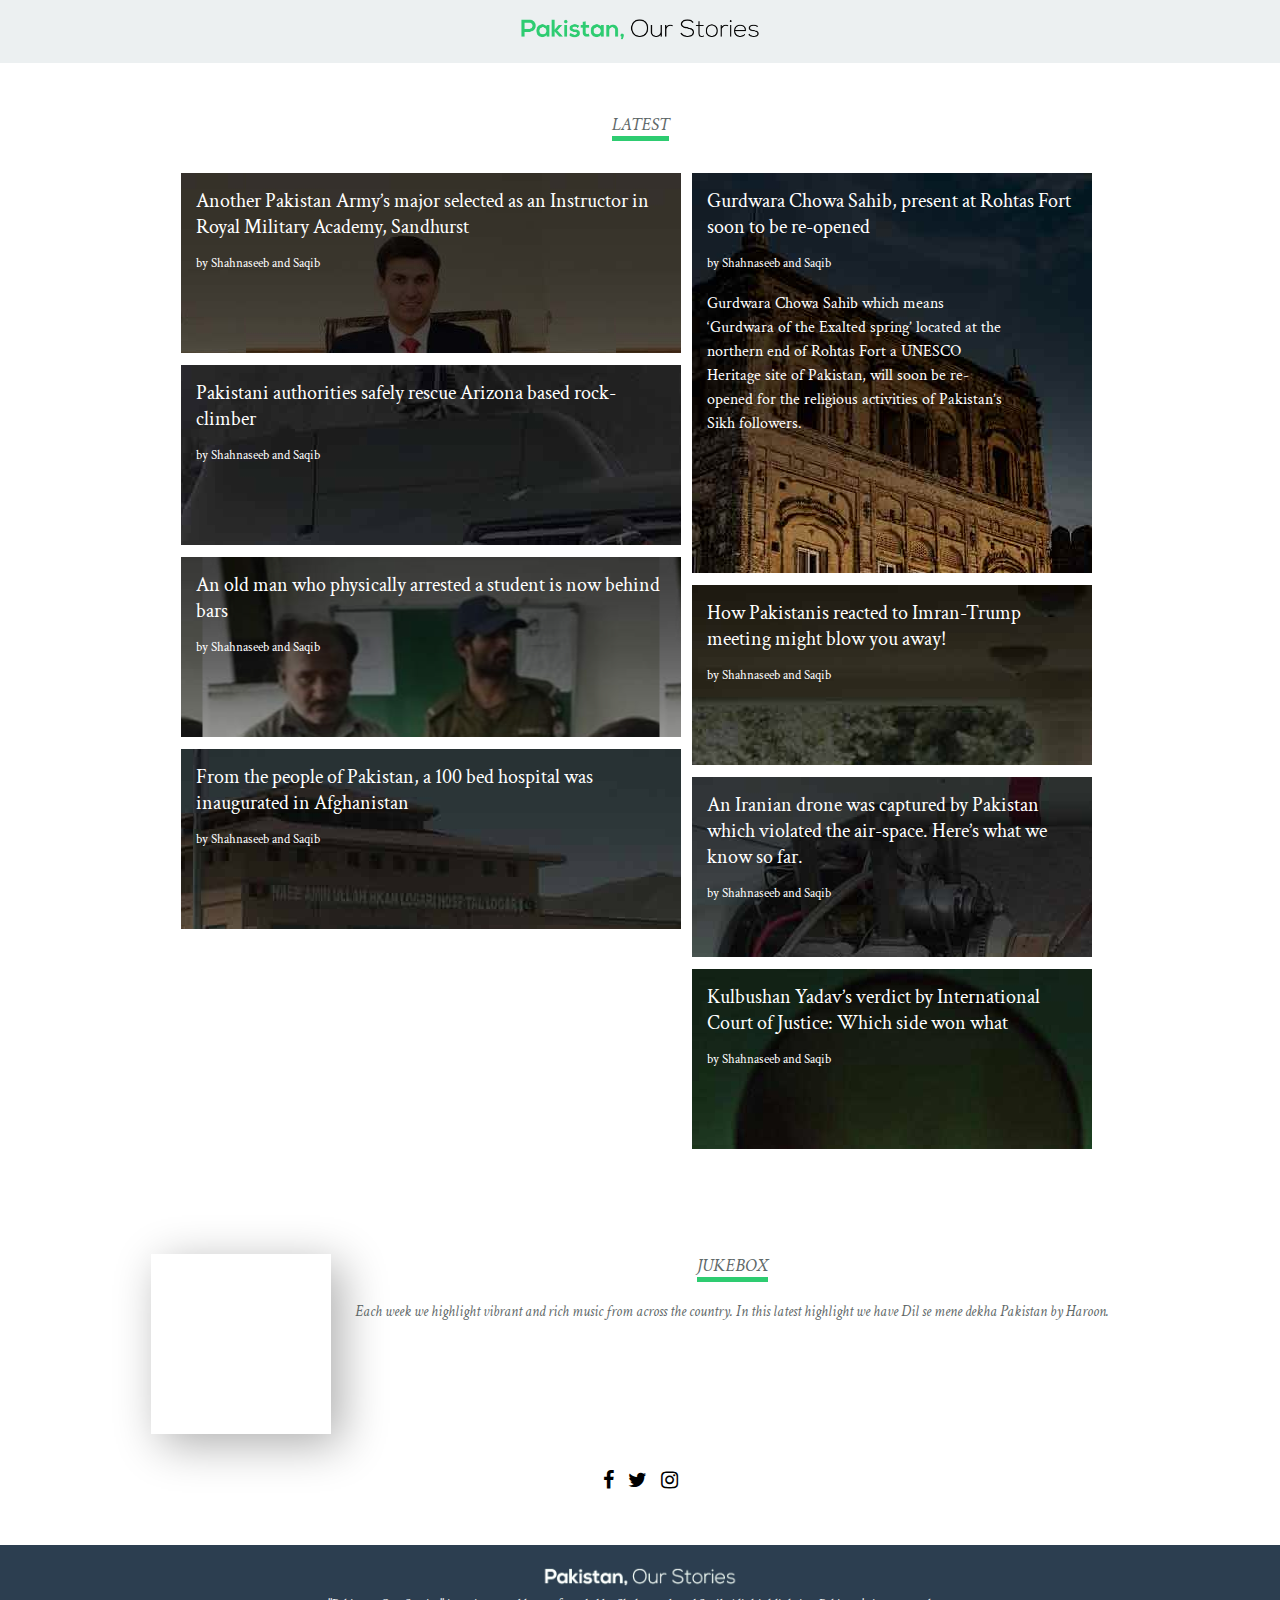
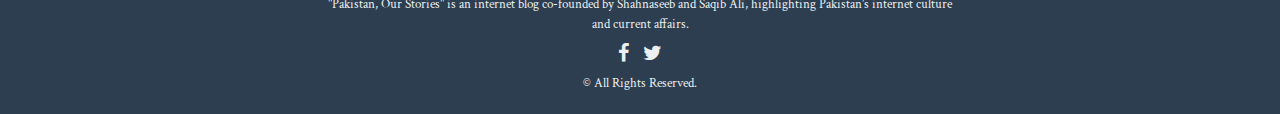
<file: index.html>
<!DOCTYPE html>
<html lang="en">
<head>
    <meta charset="UTF-8">
    <meta name="viewport" content="width=device-width, initial-scale=1.0">
    <meta http-equiv="X-UA-Compatible" content="ie=edge">
    <title>Pakistan, Our Stories</title>



    <meta property="og:image" content="assets/thumbnail.png">
    <meta property="og:image:type" content="image/png">

    <link href="https://fonts.googleapis.com/css?family=Crimson+Text&display=swap" rel="stylesheet">

    <!--Social Media Icon Library-->
    <link rel="stylesheet" href="https://cdnjs.cloudflare.com/ajax/libs/font-awesome/4.7.0/css/font-awesome.min.css">

    <link rel="icon" href="assets/favicon.png" type="image/png" />

    <link rel="stylesheet" href="css/index-css-v2.css" type="text/css" />
    <script src="js/index-js.js" type="text/javascript"></script>
    <script src="js/jquery.js" type="text/javascript"></script>

    <meta property="og:image" content="assets/thumbnail.png">
    <meta property="og:image:type" content="image/png">

     <!--Google Analytics Code-->
    <!-- Global site tag (gtag.js) - Google Analytics -->
    <script async src="https://www.googletagmanager.com/gtag/js?id=UA-77524574-2"></script>
    <script>
    window.dataLayer = window.dataLayer || [];
    function gtag(){dataLayer.push(arguments);}
    gtag('js', new Date());

    gtag('config', 'UA-77524574-2');
    </script>

    <!--Monetization Code-->

    <script async src="https://pagead2.googlesyndication.com/pagead/js/adsbygoogle.js"></script>
    <script>
        (adsbygoogle = window.adsbygoogle || []).push({
            google_ad_client: "ca-pub-2326396541117822",
            enable_page_level_ads: true
        });
    </script>

</head>

<body>

<header>
    <nav>
    <a href="https://pakistanourstories.github.io/">
        <img src="assets/LOGO.png" alt="LOGO" id="logo" draggable="false"/>
    </a>
    </nav>
</header>

<section id="newsSection">
    <div class="sectionTitle"><i>LATEST</i></div>

    <ul class="catalog">
        <li class="column">
            <a href="https://pakistanourstories.github.io/articles/sandhurst-pakistan-army-major-selected-as-instructor-july-2019.html">
            <div class="card">
                <div style="background-image: url('articles/cover-images/01.jpg');" class="coverImg"><p class="title">Another Pakistan Army’s major selected as an Instructor in Royal Military Academy, Sandhurst</p>
                <p class="author">by Shahnaseeb and Saqib</p></div>
            </div>
        </a>

        <a href="https://pakistanourstories.github.io/articles/pakistan-army-rescues-arizona-based-rock-climber-michelle-july-2019.html">
            <div class="card">
                <div style="background-image: url('articles/cover-images/02.jpg');" class="coverImg"><p class="title">Pakistani authorities safely rescue Arizona based rock-climber</p>
                <p class="author">by Shahnaseeb and Saqib</p></div>
            </div>
        </a>

            <a href="https://pakistanourstories.github.io/articles/old-man-physically-arrested-is-now-behind-bars.html">
            <div class="card">
                    <div style="background-image: url('articles/cover-images/03.jpg');" class="coverImg"><p class="title">An old man who physically arrested a student is now behind bars</p>
                    <p class="author">by Shahnaseeb and Saqib</p></div>
            </div>
            </a>
            <a href="https://pakistanourstories.github.io/articles/hundred-bed-hospital-inaugrated-in-logar-afghanistan-by-pakistan.html">
            <div class="card">
                    <div style="background-image: url('articles/cover-images/07.jpg');" class="coverImg"><p class="title">From the people of Pakistan, a 100 bed hospital was inaugurated in Afghanistan</p>
                    <p class="author">by Shahnaseeb and Saqib</p>
                    </div>
            </div></a>
        </li>
        <li class="column">

            <a href="https://pakistanourstories.github.io/articles/gurdwara-chowa-sahib-to-be-re-opened-july-2019.html">
            <div class="card large">
                <div style="background-image: url('articles/cover-images/08.jpg');" class="coverImg"><p class="title">Gurdwara Chowa Sahib, present at Rohtas Fort soon to be re-opened</p>
                <p class="author">by Shahnaseeb and Saqib</p>
                <p class="desc">Gurdwara Chowa Sahib which means ‘Gurdwara of the Exalted spring’ located at the northern end of Rohtas Fort a UNESCO Heritage site of Pakistan, will soon be re-opened for the religious activities of Pakistan’s Sikh followers.</p></div>
            </div></a>
            <a href="https://pakistanourstories.github.io/articles/internet-reacts-to-trump-and-imran-khan-meeting.html">
            <div class="card wide">
                    <div style="background-image: url('articles/cover-images/06.jpg');" class="coverImg"><p class="title">How Pakistanis reacted to Imran-Trump meeting might blow you away!</p>
                    <p class="author">by Shahnaseeb and Saqib</p>
                    </div>
            </div>
        </a>
        <a href="https://pakistanourstories.github.io/articles/iranian-drone-captured-by-pakistan-army-july-2019.html">
            <div class="card wide">
                    <div style="background-image: url('articles/cover-images/05.jpg');" class="coverImg"><p class="title">An Iranian drone was captured by Pakistan which violated the air-space. Here’s what we know so far.</p>
                    <p class="author">by Shahnaseeb and Saqib</p>
                    </div>
            </div>
        </a>
        <a href="https://pakistanourstories.github.io/articles/kulbhushan-yadav-verdict-ICJ-who-won.html">
            <div class="card wide">
                    <div style="background-image: url('articles/cover-images/04.jpg');" class="coverImg"><p class="title">Kulbushan Yadav’s verdict by International Court of Justice: Which side won what</p>
                    <p class="author">by Shahnaseeb and Saqib</p>
                    </div>
            </div>
        </a>
        </li>
    </ul>

</section>

<section id="jukeBox">

        <ul>
            <li class="jkList">
                <iframe width="180" height="180" scrolling="no" frameborder="no" allow="autoplay" src="https://w.soundcloud.com/player/?url=https%3A//api.soundcloud.com/tracks/142996670&color=%232ecc71&auto_play=false&hide_related=false&show_comments=true&show_user=true&show_reposts=false&show_teaser=true&visual=true" id="musicBox"></iframe>
            </li>
            <li class="jkList"><div class="sectionTitle"><i>JUKEBOX</i></div>
            <div class="sectionTitle" style="border:none;font-size: 15px; padding: 20px;"><i style="width: 300px;">Each week we highlight vibrant and rich music from across the country. In this latest highlight we have Dil se mene dekha Pakistan by Haroon.</i></div>
            </li>

        </ul>
        
        <div id="socials">
        <a href="https://www.facebook.com/Pakistan-Our-Stories-366902243909816" class="fa fa-facebook"></a>
        <a href="#" class="fa fa-twitter"></a>
        <a href="#" class="fa fa-instagram"></a>
</div>
</section>



<footer>

    <div id="intro">
        <img src="../assets/LOGO-white.png" alt="LOGO" />
        <br/>
        "Pakistan, Our Stories" is an internet blog co-founded by Shahnaseeb and Saqib Ali, highlighting Pakistan's internet culture and current affairs.

        <ul>

            <li><a href="https://www.facebook.com/Pakistan-Our-Stories-366902243909816" class="fa fa-facebook" target="_blank"></a></li>
            <li><a href="https://twitter.com/PakistanOTI" data-size="large" class="fa fa-twitter" id="twitShare" target="_blank"></a></li>

        </ul>

        &copy; All Rights Reserved.
    </div>
</footer>

</body>
</html>
</file>
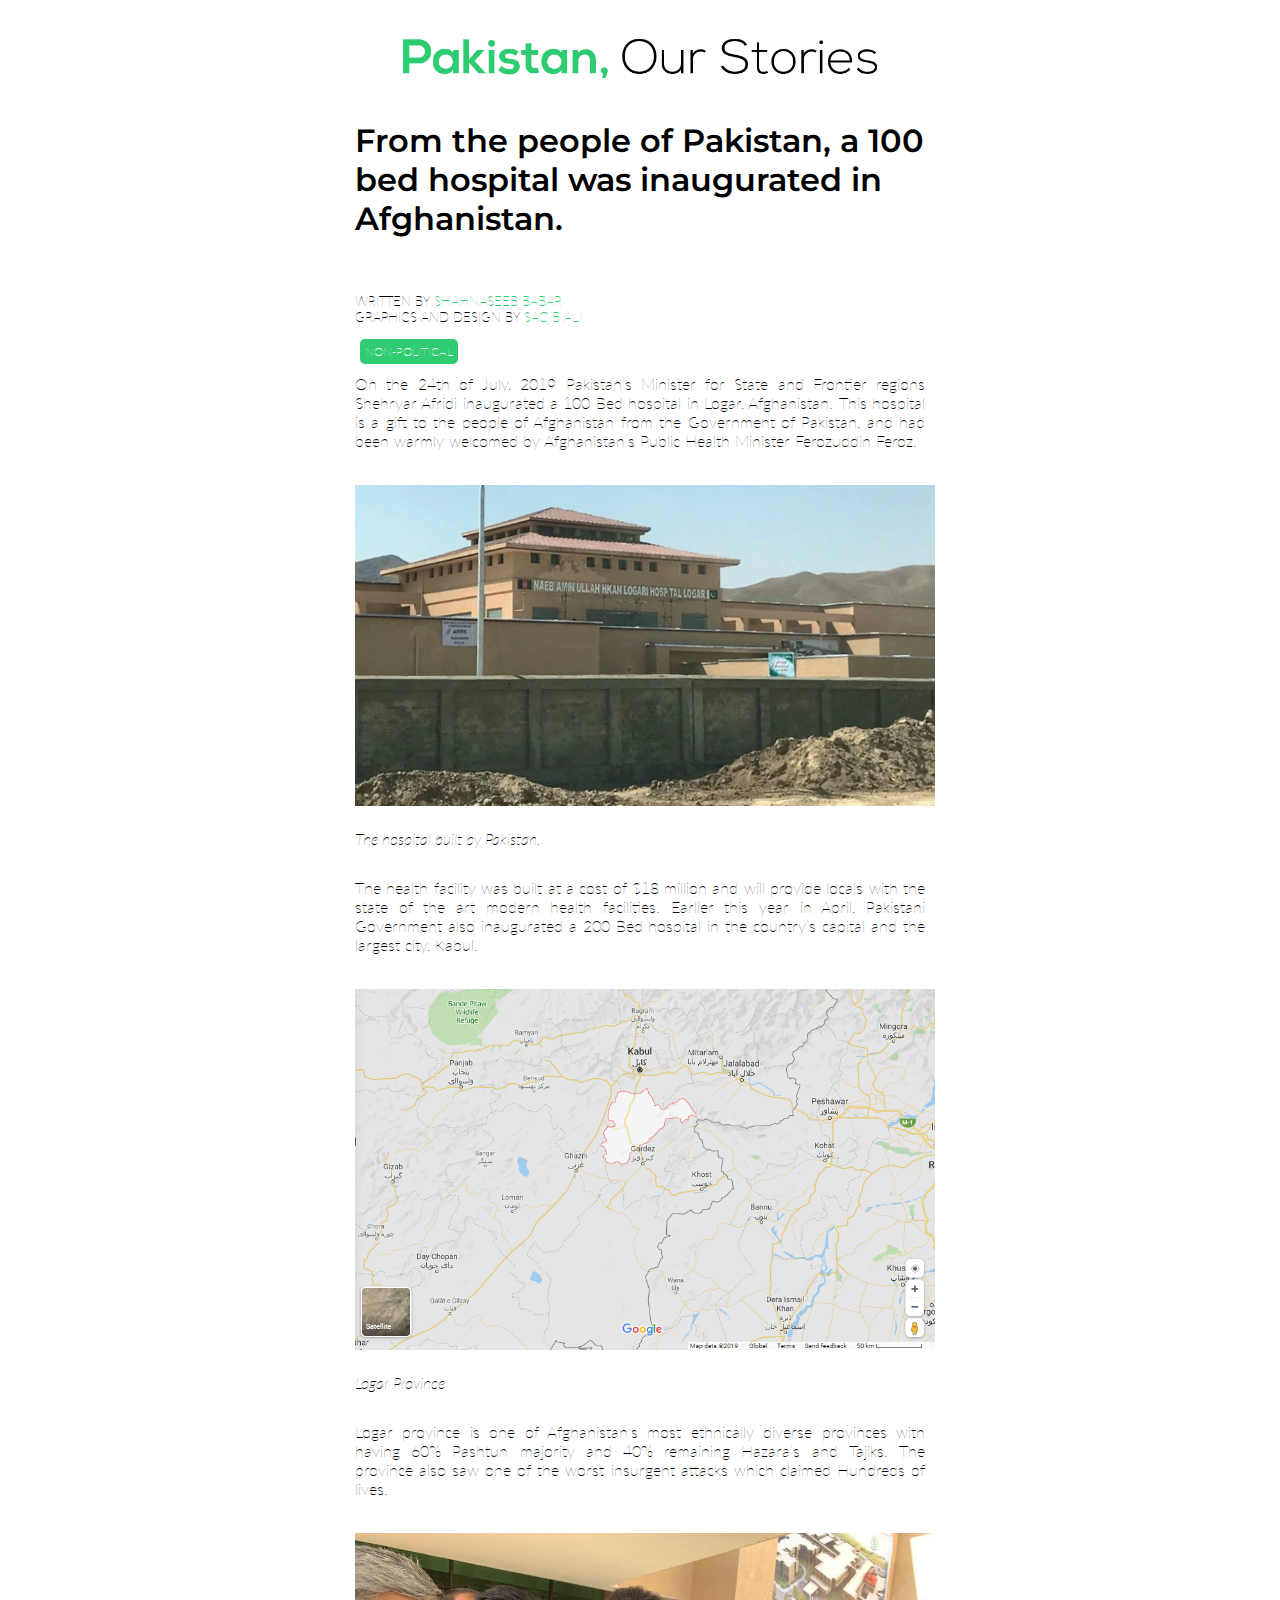
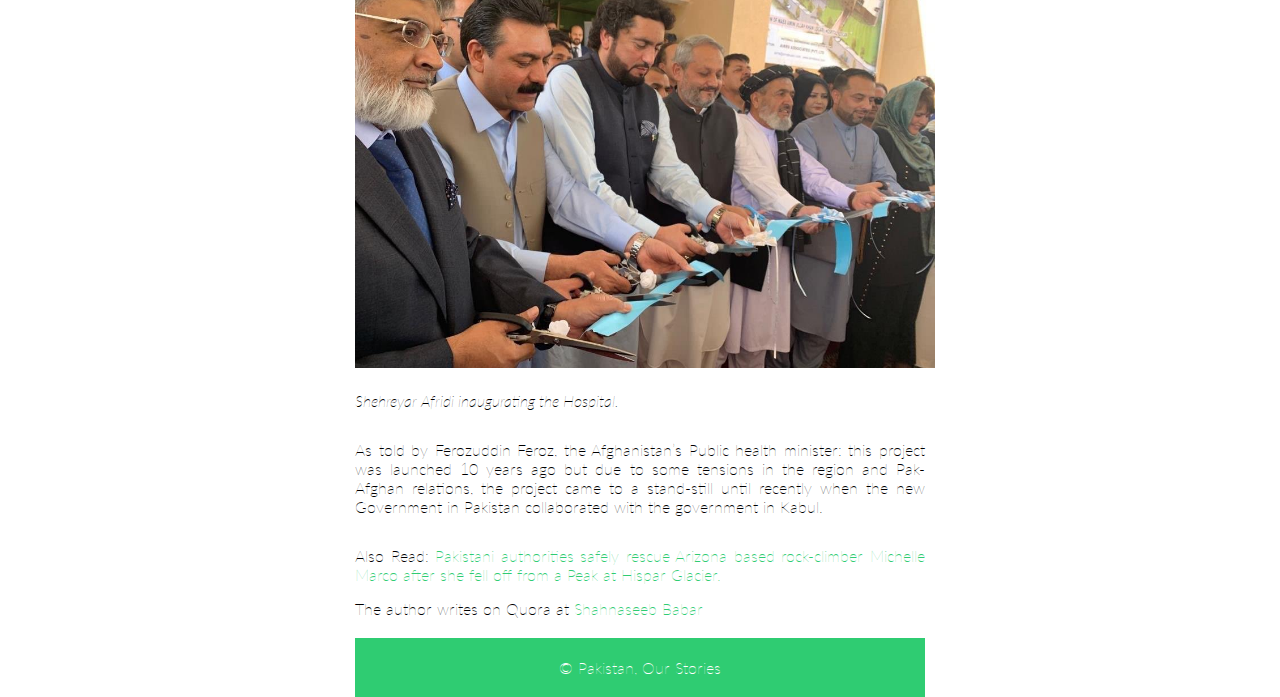
<file: articles/100-bed-hospital-inaugrated-in-logar-afghanistan-by-pakistan.html>
<!DOCTYPE html>
<html lang="en">
<head>
    <meta charset="UTF-8">
    <meta name="viewport" content="width=device-width, initial-scale=1.0">
    <meta http-equiv="X-UA-Compatible" content="ie=edge">
    <title>From the people of Pakistan, a 100 bed hospital was inaugurated in Afghanistan. | Pakistan, Our Stories</title>

    <!--CSS and JS-->
    <link rel="stylesheet" type="text/css" href="../css/article-css.css" />

    <!--Google Fonts-->
    <link href="https://fonts.googleapis.com/css?family=Lato|Montserrat:400,600&display=swap" rel="stylesheet">

    <!--Google Tracking Data-->
    <!-- Global site tag (gtag.js) - Google Analytics -->
    <script async src="https://www.googletagmanager.com/gtag/js?id=UA-77524574-2"></script>
    <script>
    window.dataLayer = window.dataLayer || [];
    function gtag(){dataLayer.push(arguments);}
    gtag('js', new Date());

    gtag('config', 'UA-77524574-2');
    </script>

<style type="text/css">
.infoImg {
    width: 580px;
    height: auto;
    padding: 20px 0px;
}
</style>

</head>
<body>

<!--Template Guideline
    #title -> Article Title
    #articleInfo -> Article Info
    .para -> paragraph
    .grid -> ul that can have gridboxes
    .gridBox -> individual columns of .grid
    .para .quote - > to add quotes in the html

-->

<div id="articleBody">
    <div id="logo"><img src="../assets/LOGO.png" alt="Pakistan, Our Stories Official Logo" id="logoImg" /></div>
    
    <h1 id="title">From the people of Pakistan, a 100 bed hospital was inaugurated in Afghanistan.</h1>
    <div id="articleIntro"><i></i></div>
    <p id="authors">WRITTEN BY<a href="https://www.quora.com/profile/Shahnaseeb-Babar-Bhatti-%D8%B4%D8%A7%DB%81-%D9%86%D8%B5%DB%8C%D8%A8-%D8%A8%D8%A7%D8%A8%D8%B1-%D8%A8%DA%BE%D9%B9%DB%8C" target="_blank"> SHAHNASEEB BABAR</a><br/>GRAPHICS AND DESIGN BY <a href="https://www.quora.com/profile/Saqib-Ali-Muhammad-Aslam" target="_blank">SAQIB ALI</a></p>
    <span class="tag">NON-POLITICAL</span>

    <p class="para">On the 24th of July, 2019 Pakistan’s Minister for State and Frontier regions Shehryar Afridi inaugurated a 100 Bed hospital in Logar, Afghanistan. This hospital is a gift to the people of Afghanistan from the Government of Pakistan, and had been warmly welcomed by Afghanistan’s Public Health Minister Ferozuddin Feroz. </p>
    <img class="infoImg" src="../articles/article-assets/100-bed-hospital-inaugrated-in-afghanistan-by-pakistan-july-2019/01.png" alt="hospital" />
    <p class="para caption"><i>The hospital built by Pakistan.</i></p>

    <p class="para">The health facility was built at a cost of $18 million and will provide locals with the state of the art modern health facilities. Earlier this year in April, Pakistani Government also inaugurated a 200 Bed hospital in the country’s capital and the largest city, Kabul.</p>
    <img class="infoImg" src="../articles/article-assets/100-bed-hospital-inaugrated-in-afghanistan-by-pakistan-july-2019/02.png" alt="location" />
    <p class="para caption"><i>Logar Province</i></p>

    <p class="para">Logar province is one of Afghanistan's most ethnically diverse provinces with having 60% Pashtun majority and 40% remaining Hazara’s and Tajiks. The province also saw one of the worst insurgent attacks which claimed Hundreds of lives.</p>
    <img class="infoImg" src="../articles/article-assets/100-bed-hospital-inaugrated-in-afghanistan-by-pakistan-july-2019/03.png" alt="shehryar afridi inaugrating hospital" />
    <p class="para caption"><i>Shehreyar Afridi inaugurating the Hospital.</i></p>

    <p class="para">As told by Ferozuddin Feroz, the Afghanistan’s Public health minister: this project was launched 10 years ago but due to some tensions in the region and Pak-Afghan relations, the project came to a stand-still until recently when the new Government in Pakistan collaborated with the government in Kabul.</p>
    

    <p class="para">Also Read: <a href="https://pakistanourstories.github.io/articles/pakistan-army-rescues-arizona-based-rock-climber-michelle-july-2019.html">Pakistani authorities safely rescue Arizona based rock-climber Michelle Marco after she fell off from a Peak at Hispar Glacier.
    </a></p>

    <p id="authorCredits">The author writes on Quora at <a href="https://www.quora.com/profile/Shahnaseeb-Babar-Bhatti-%D8%B4%D8%A7%DB%81-%D9%86%D8%B5%DB%8C%D8%A8-%D8%A8%D8%A7%D8%A8%D8%B1-%D8%A8%DA%BE%D9%B9%DB%8C" target="_blank">Shahnaseeb Babar</a></p>
    <footer>&copy; Pakistan, Our Stories</footer>
</div>

</body>
</html>
</file>
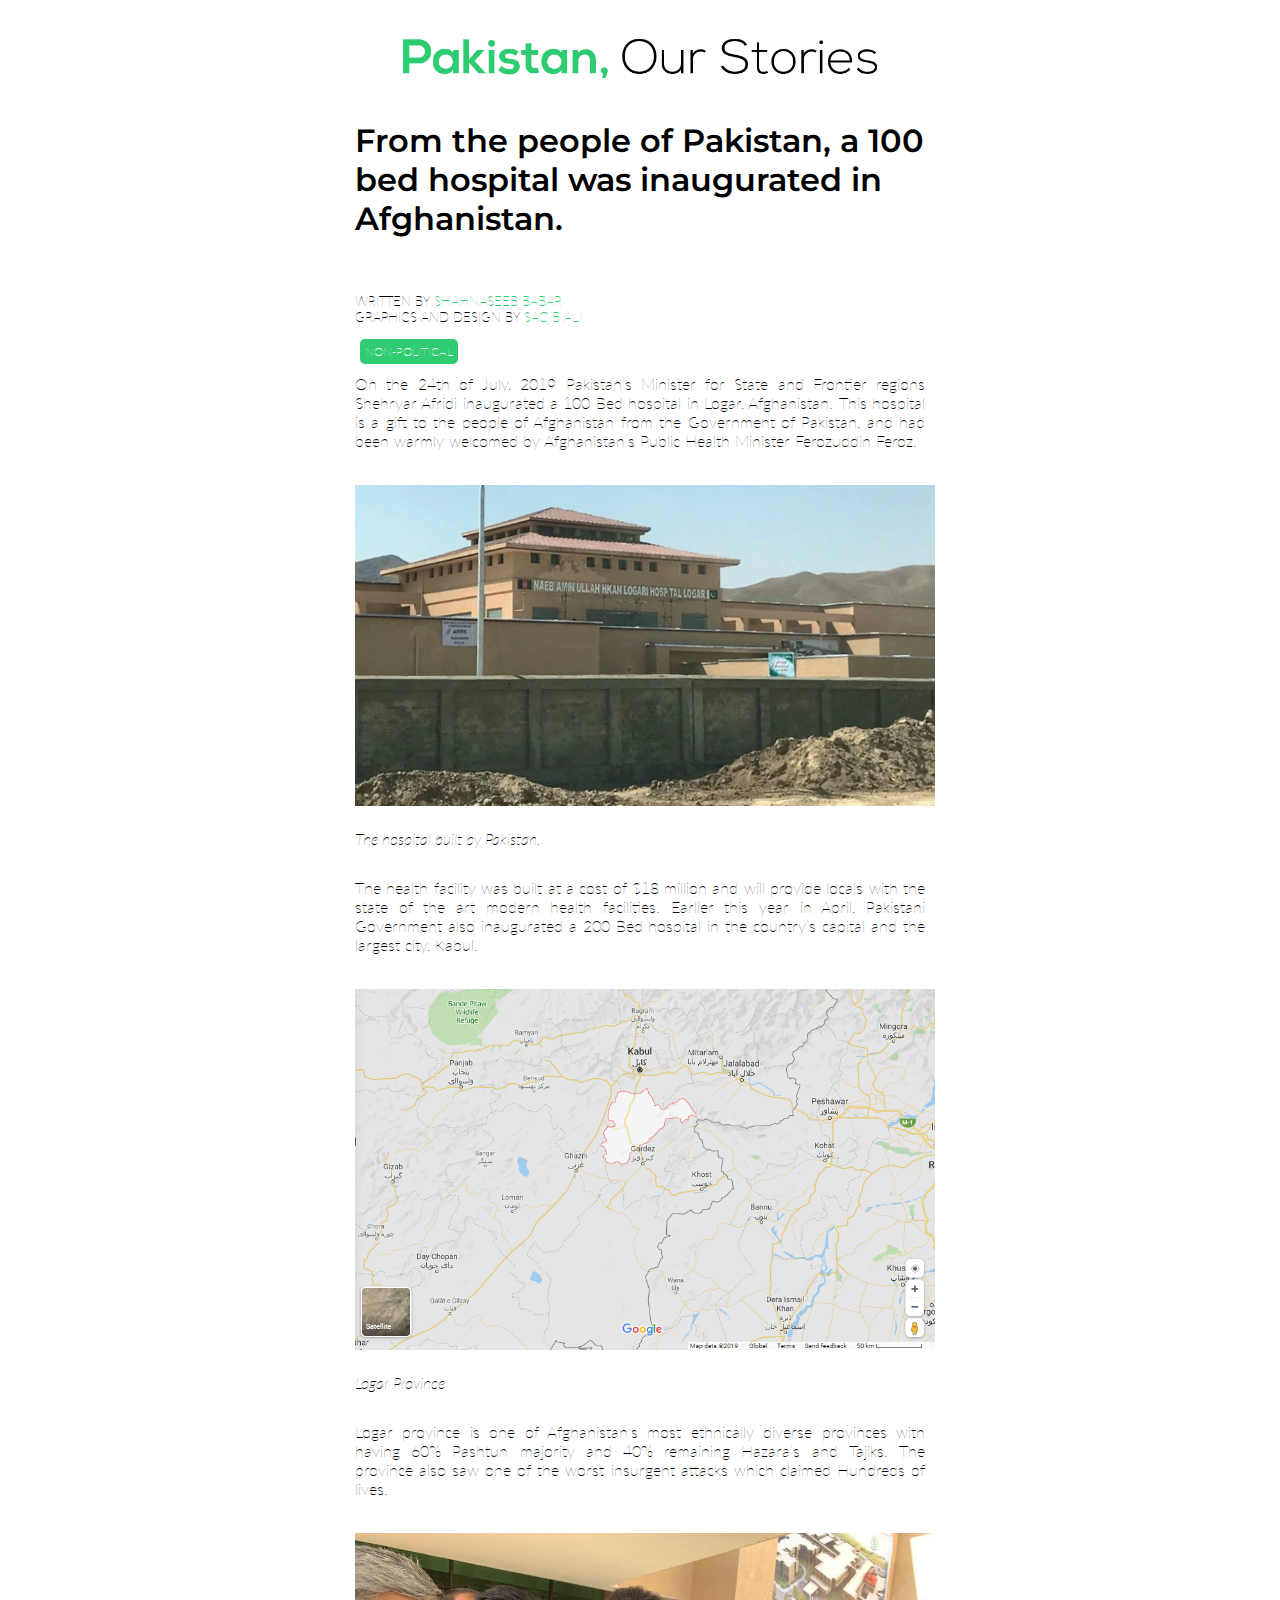
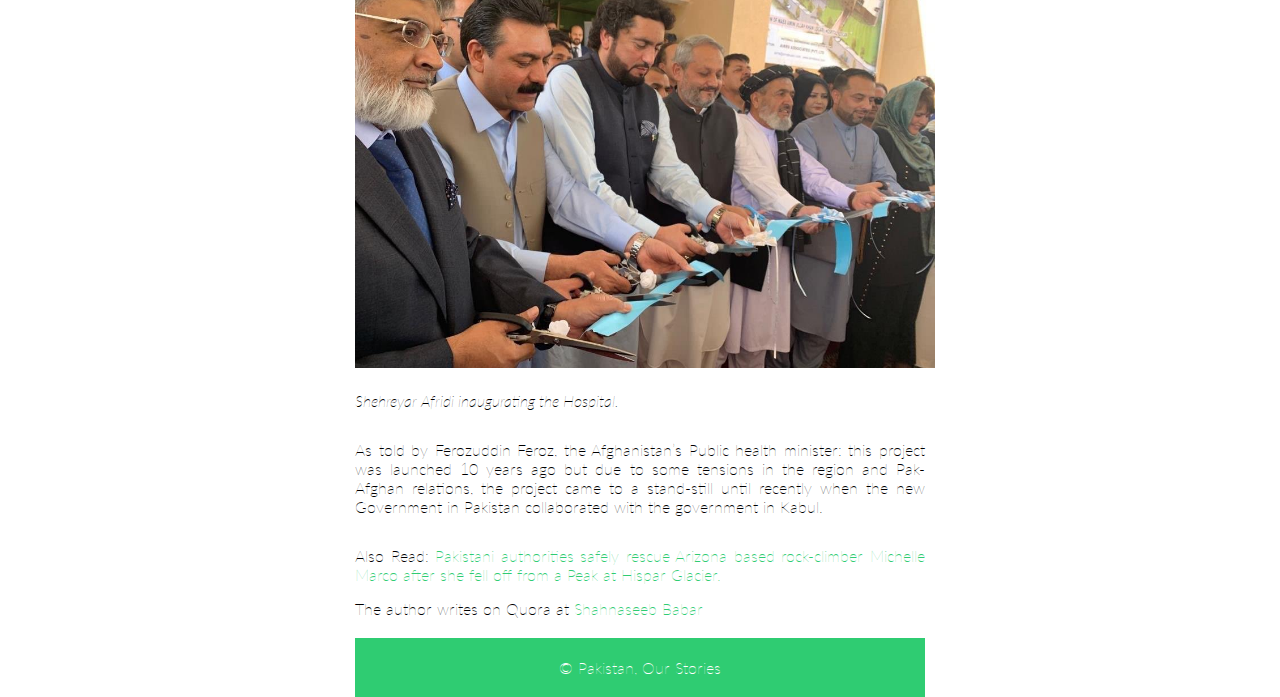
<file: articles/hundred-bed-hospital-inaugrated-in-logar-afghanistan-by-pakistan.html>
<!DOCTYPE html>
<html lang="en">
<head>
    <meta charset="UTF-8">
    <meta name="viewport" content="width=device-width, initial-scale=1.0">
    <meta http-equiv="X-UA-Compatible" content="ie=edge">
    <title>From the people of Pakistan, a 100 bed hospital was inaugurated in Afghanistan. | Pakistan, Our Stories</title>
    <link rel="icon" href="assets/favicon.png" type="image/png" />
    <!--CSS and JS-->
    <link rel="stylesheet" type="text/css" href="../css/article-css.css" />

    <!--Google Fonts-->
    <link href="https://fonts.googleapis.com/css?family=Lato|Montserrat:400,600&display=swap" rel="stylesheet">

    <!--Google Tracking Data-->
    <!-- Global site tag (gtag.js) - Google Analytics -->
    <script async src="https://www.googletagmanager.com/gtag/js?id=UA-77524574-2"></script>
    <script>
    window.dataLayer = window.dataLayer || [];
    function gtag(){dataLayer.push(arguments);}
    gtag('js', new Date());

    gtag('config', 'UA-77524574-2');
    </script>

<style type="text/css">
.infoImg {
    width: 580px;
    height: auto;
    padding: 20px 0px;
}
</style>

<script async src="https://pagead2.googlesyndication.com/pagead/js/adsbygoogle.js"></script>
<script>
     (adsbygoogle = window.adsbygoogle || []).push({
          google_ad_client: "ca-pub-2326396541117822",
          enable_page_level_ads: true
     });
</script>

</head>
<body>

<!--Template Guideline
    #title -> Article Title
    #articleInfo -> Article Info
    .para -> paragraph
    .grid -> ul that can have gridboxes
    .gridBox -> individual columns of .grid
    .para .quote - > to add quotes in the html

-->

<div id="articleBody">
    <div id="logo"><img src="../assets/LOGO.png" alt="Pakistan, Our Stories Official Logo" id="logoImg" /></div>
    
    <h1 id="title">From the people of Pakistan, a 100 bed hospital was inaugurated in Afghanistan.</h1>
    <div id="articleIntro"><i></i></div>
    <p id="authors">WRITTEN BY<a href="https://www.quora.com/profile/Shahnaseeb-Babar-Bhatti-%D8%B4%D8%A7%DB%81-%D9%86%D8%B5%DB%8C%D8%A8-%D8%A8%D8%A7%D8%A8%D8%B1-%D8%A8%DA%BE%D9%B9%DB%8C" target="_blank"> SHAHNASEEB BABAR</a><br/>GRAPHICS AND DESIGN BY <a href="https://www.quora.com/profile/Saqib-Ali-Muhammad-Aslam" target="_blank">SAQIB ALI</a></p>
    <span class="tag">NON-POLITICAL</span>

    <p class="para">On the 24th of July, 2019 Pakistan’s Minister for State and Frontier regions Shehryar Afridi inaugurated a 100 Bed hospital in Logar, Afghanistan. This hospital is a gift to the people of Afghanistan from the Government of Pakistan, and had been warmly welcomed by Afghanistan’s Public Health Minister Ferozuddin Feroz. </p>
    <img class="infoImg" src="../articles/article-assets/100-bed-hospital-inaugrated-in-afghanistan-by-pakistan-july-2019/01.png" alt="hospital" />
    <p class="para caption"><i>The hospital built by Pakistan.</i></p>

    <p class="para">The health facility was built at a cost of $18 million and will provide locals with the state of the art modern health facilities. Earlier this year in April, Pakistani Government also inaugurated a 200 Bed hospital in the country’s capital and the largest city, Kabul.</p>
    <img class="infoImg" src="../articles/article-assets/100-bed-hospital-inaugrated-in-afghanistan-by-pakistan-july-2019/02.png" alt="location" />
    <p class="para caption"><i>Logar Province</i></p>
    <script async src="https://pagead2.googlesyndication.com/pagead/js/adsbygoogle.js"></script>
    <ins class="adsbygoogle"
        style="display:block; text-align:center;"
        data-ad-layout="in-article"
        data-ad-format="fluid"
        data-ad-client="ca-pub-2326396541117822"
        data-ad-slot="3563188995"></ins>
<script>
    (adsbygoogle = window.adsbygoogle || []).push({});
</script>
    <p class="para">Logar province is one of Afghanistan's most ethnically diverse provinces with having 60% Pashtun majority and 40% remaining Hazara’s and Tajiks. The province also saw one of the worst insurgent attacks which claimed Hundreds of lives.</p>
    <img class="infoImg" src="../articles/article-assets/100-bed-hospital-inaugrated-in-afghanistan-by-pakistan-july-2019/03.png" alt="shehryar afridi inaugrating hospital" />
    <p class="para caption"><i>Shehreyar Afridi inaugurating the Hospital.</i></p>

    <p class="para">As told by Ferozuddin Feroz, the Afghanistan’s Public health minister: this project was launched 10 years ago but due to some tensions in the region and Pak-Afghan relations, the project came to a stand-still until recently when the new Government in Pakistan collaborated with the government in Kabul.</p>
    

    <p class="para">Also Read: <a href="https://pakistanourstories.github.io/articles/pakistan-army-rescues-arizona-based-rock-climber-michelle-july-2019.html">Pakistani authorities safely rescue Arizona based rock-climber Michelle Marco after she fell off from a Peak at Hispar Glacier.
    </a></p>

    <p id="authorCredits">The author writes on Quora at <a href="https://www.quora.com/profile/Shahnaseeb-Babar-Bhatti-%D8%B4%D8%A7%DB%81-%D9%86%D8%B5%DB%8C%D8%A8-%D8%A8%D8%A7%D8%A8%D8%B1-%D8%A8%DA%BE%D9%B9%DB%8C" target="_blank">Shahnaseeb Babar</a></p>
    <footer>&copy; Pakistan, Our Stories</footer>
</div>

</body>
</html>
</file>
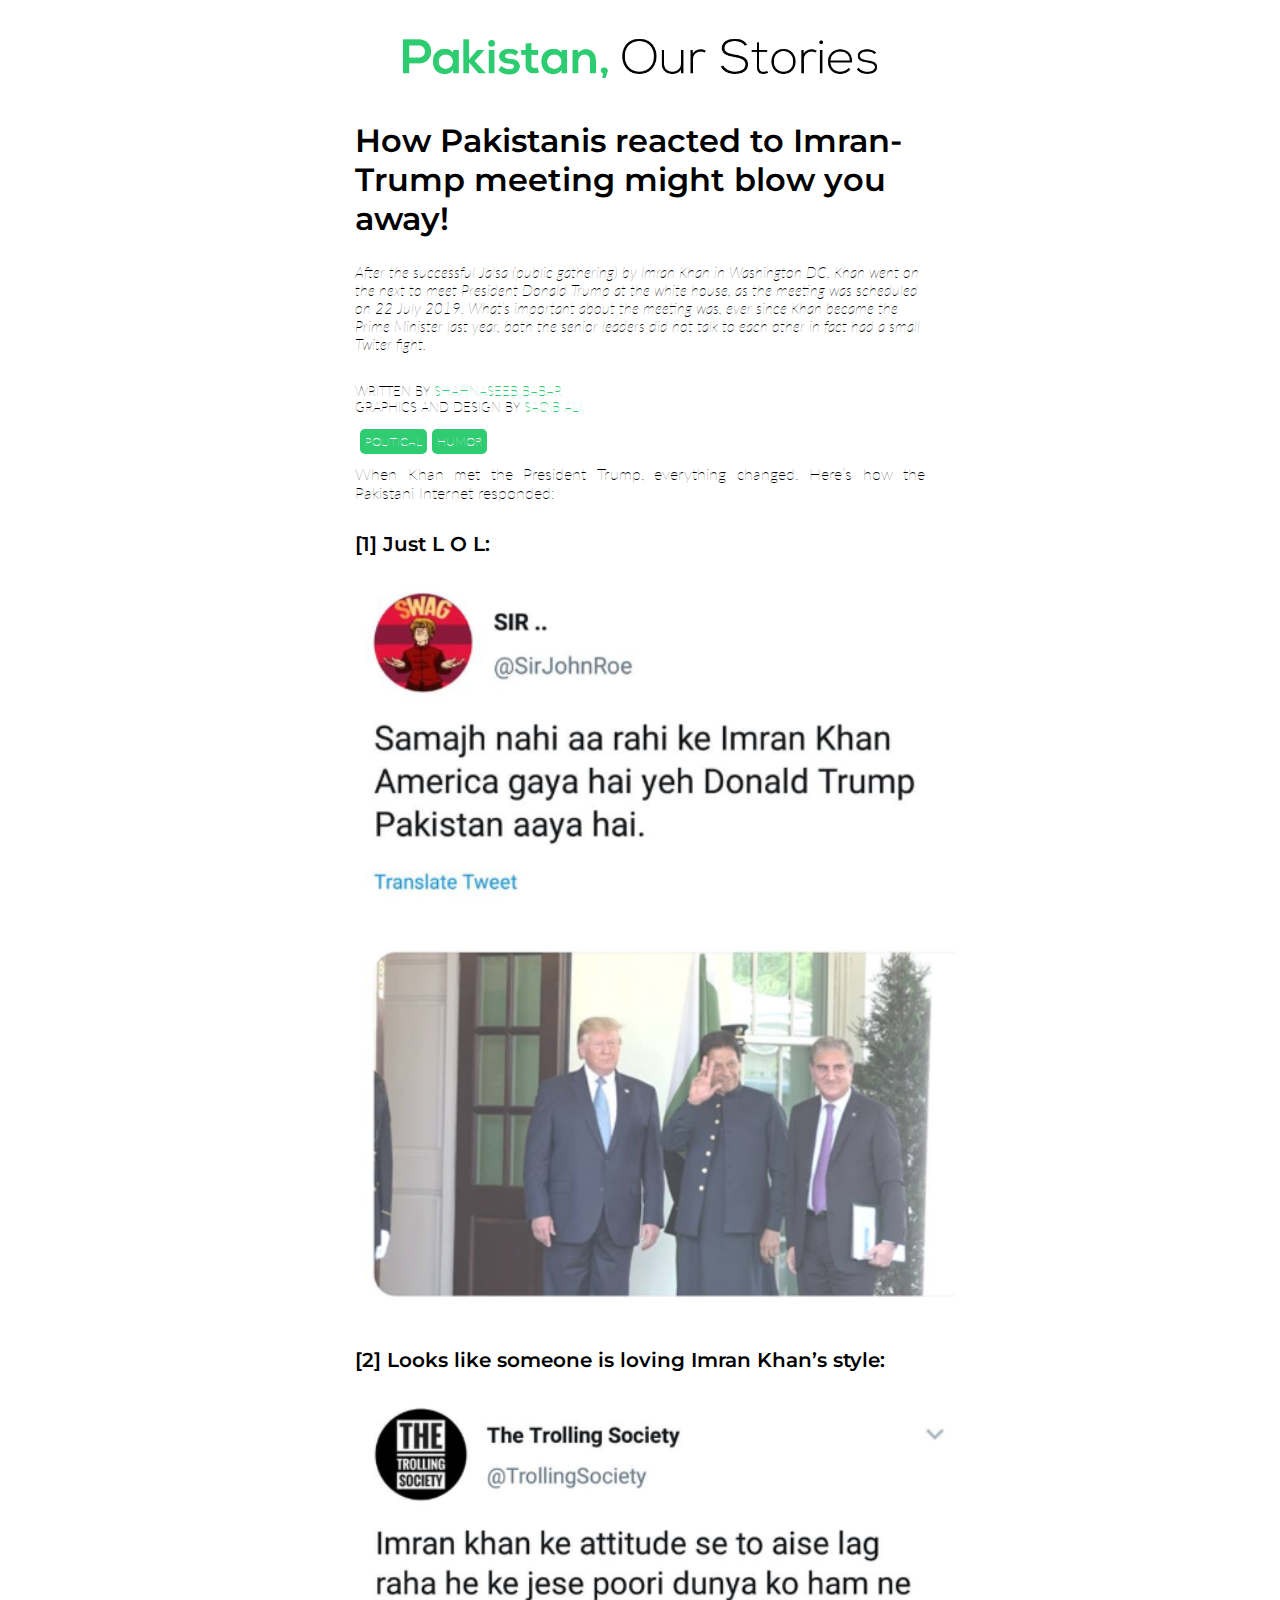
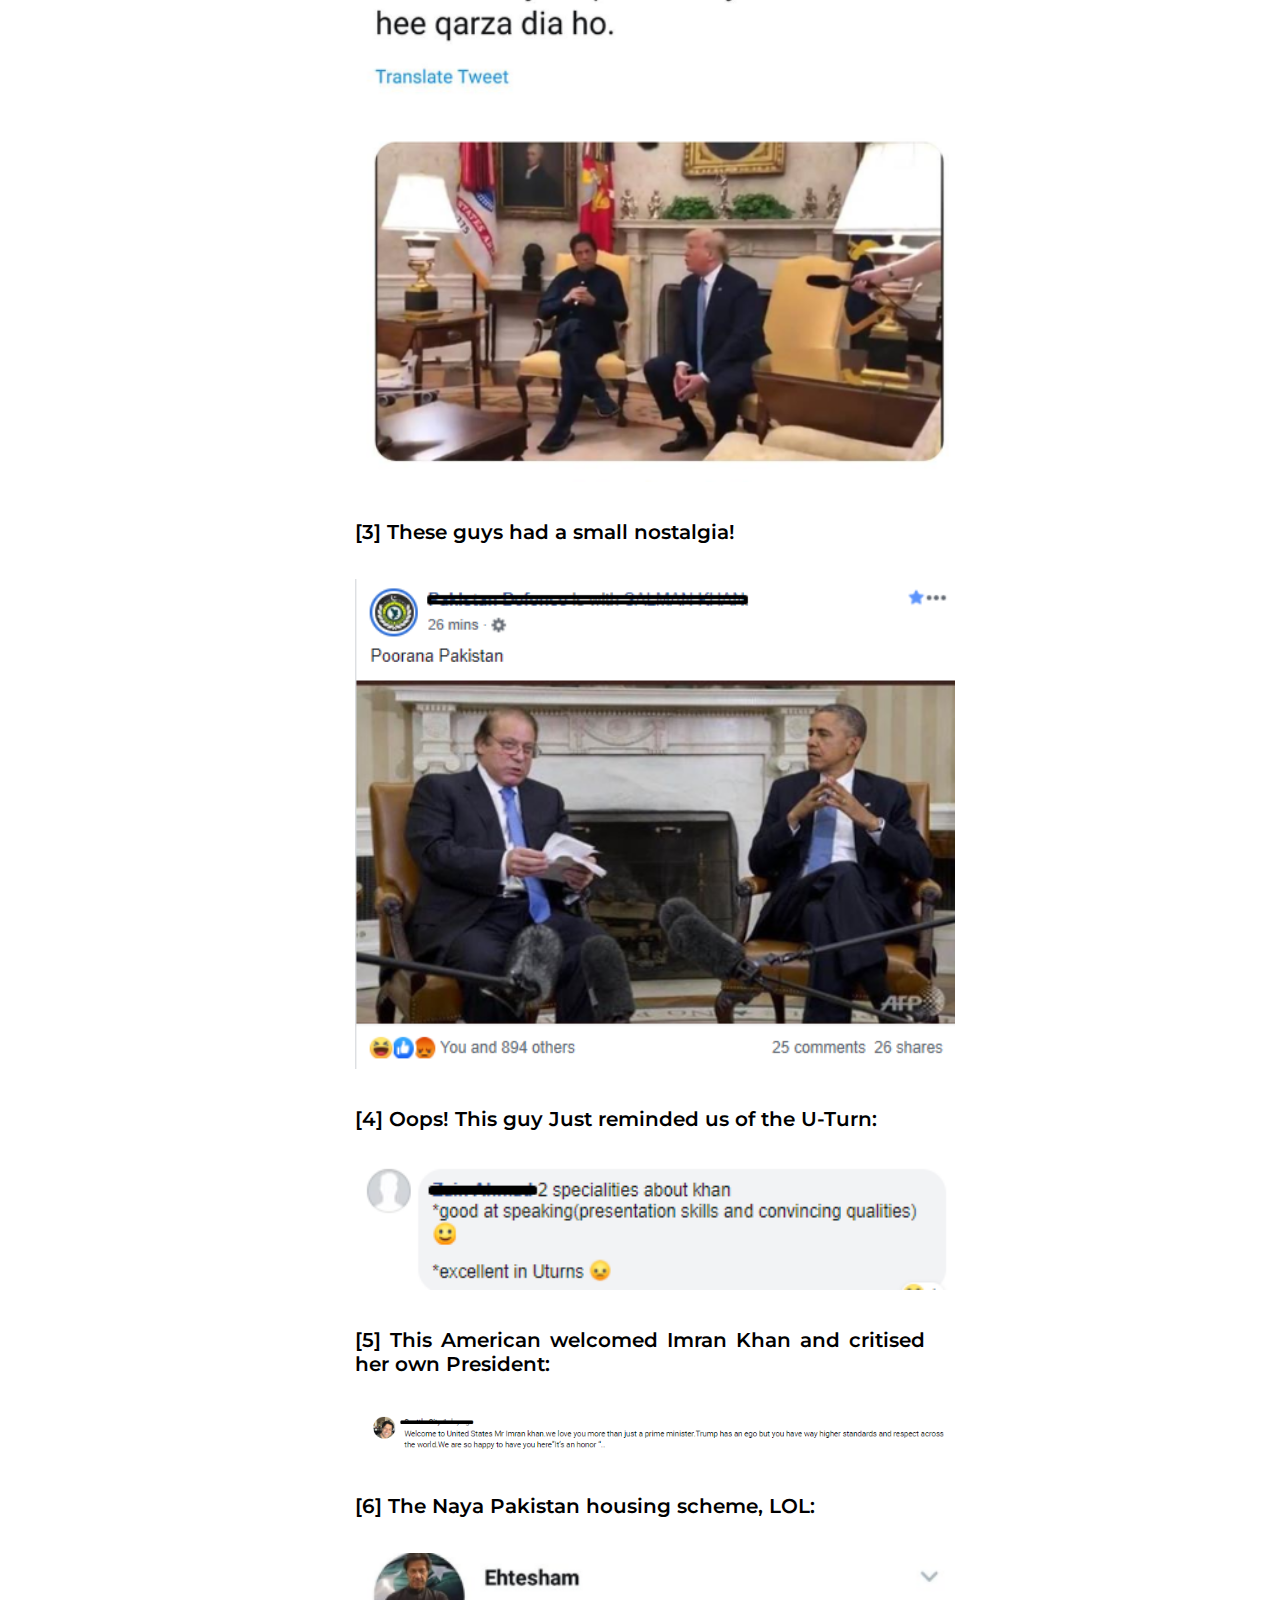
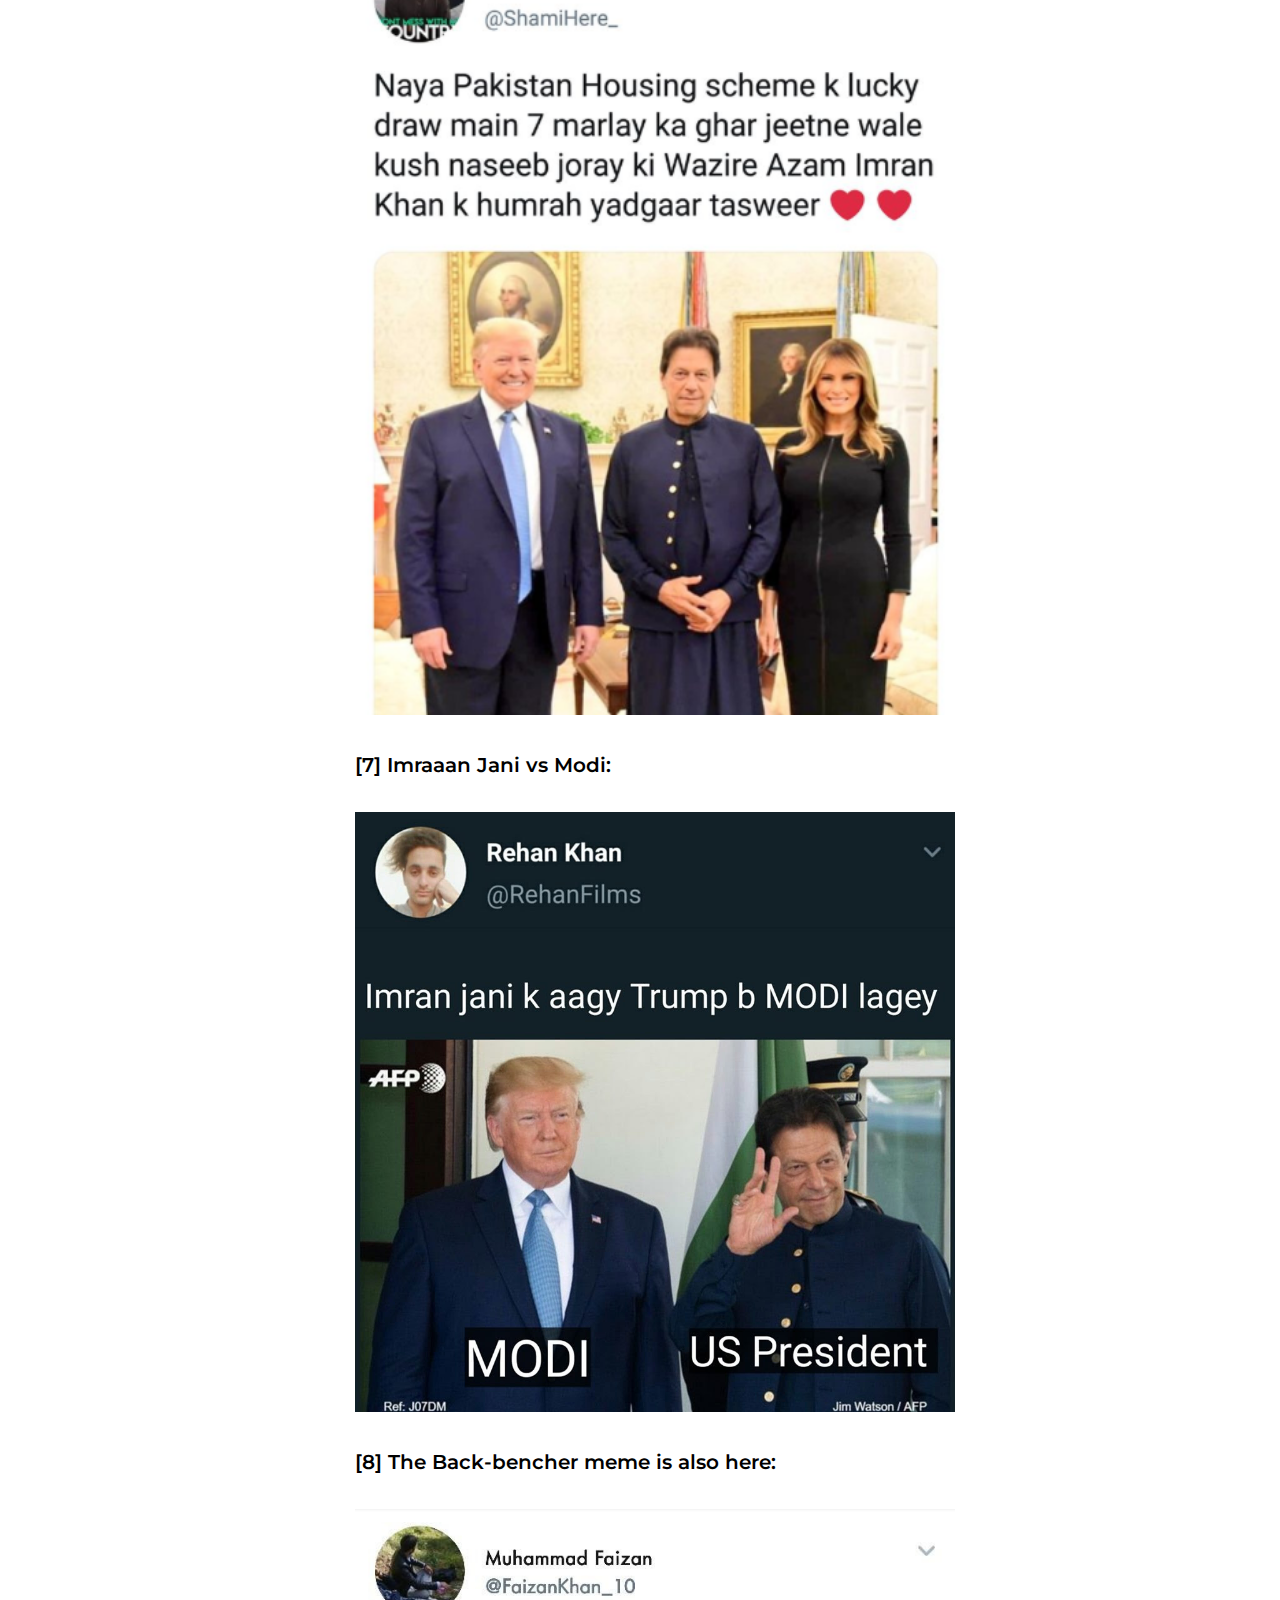
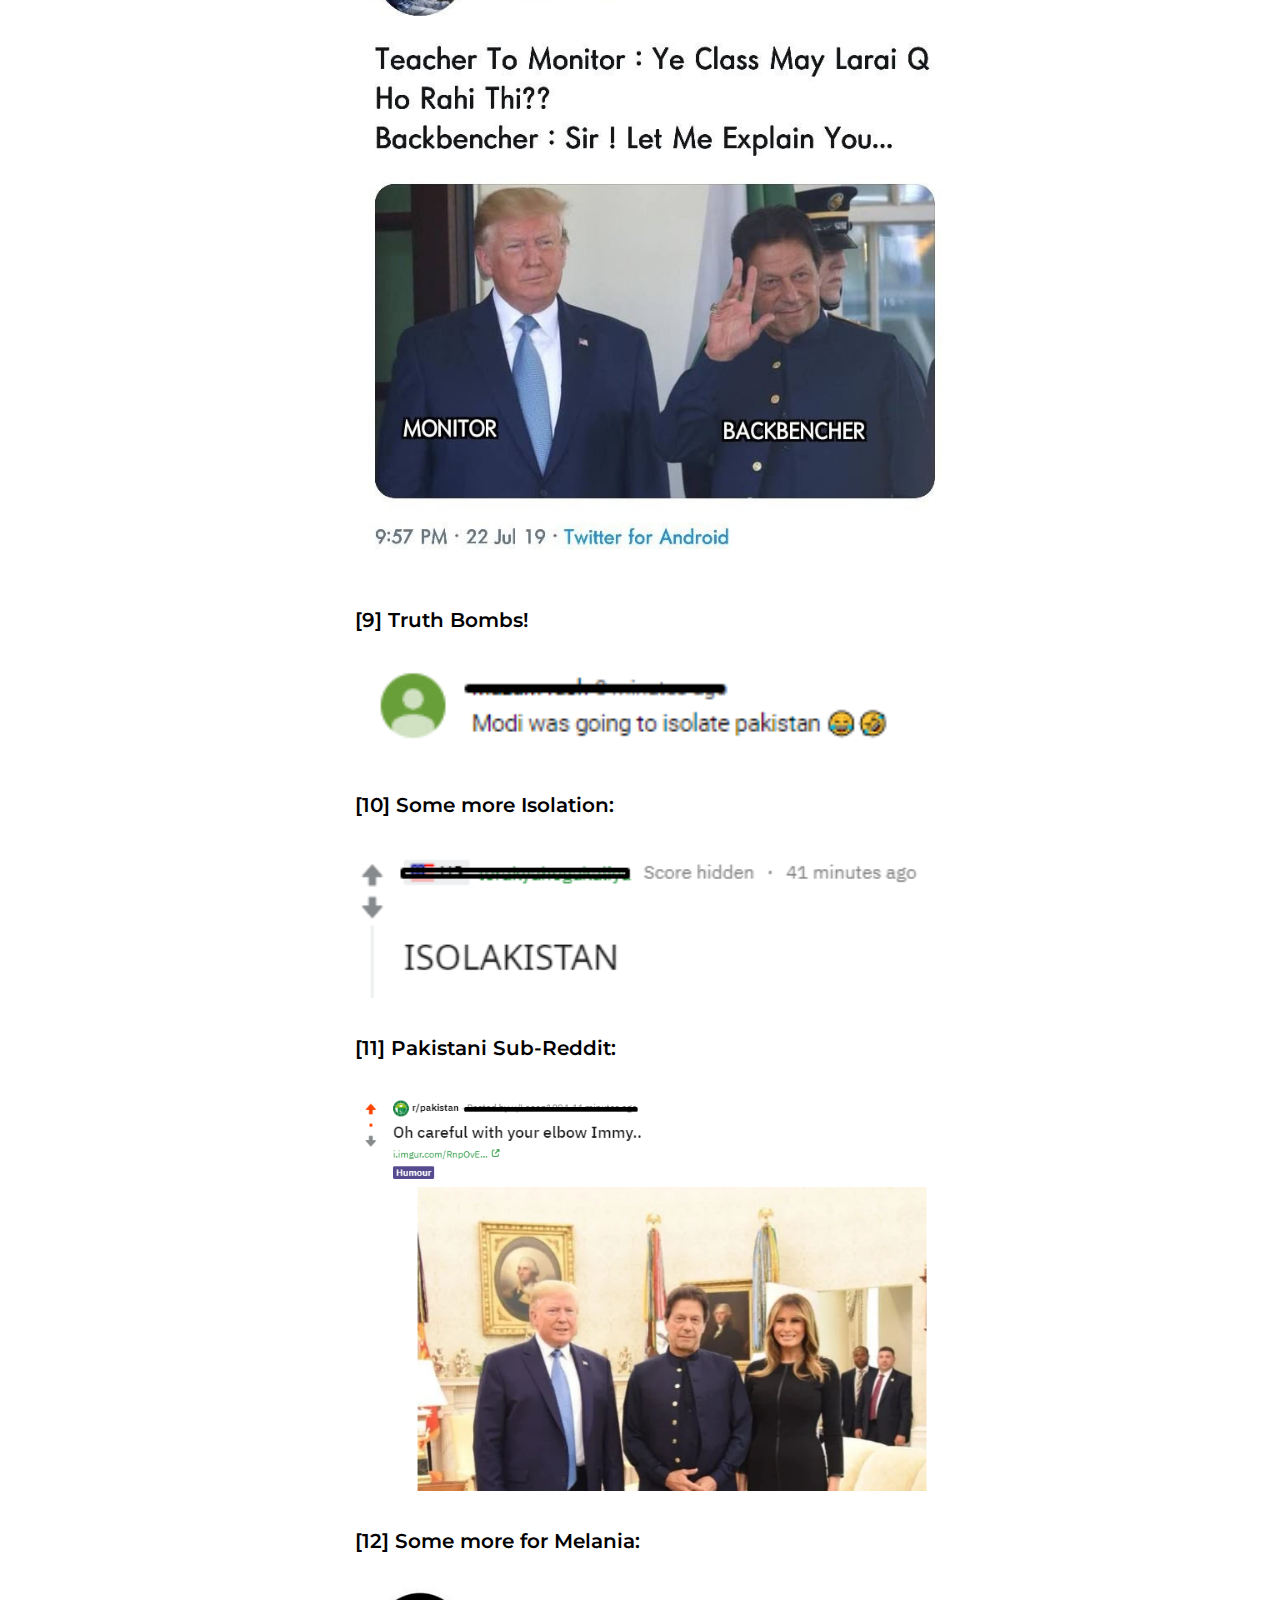
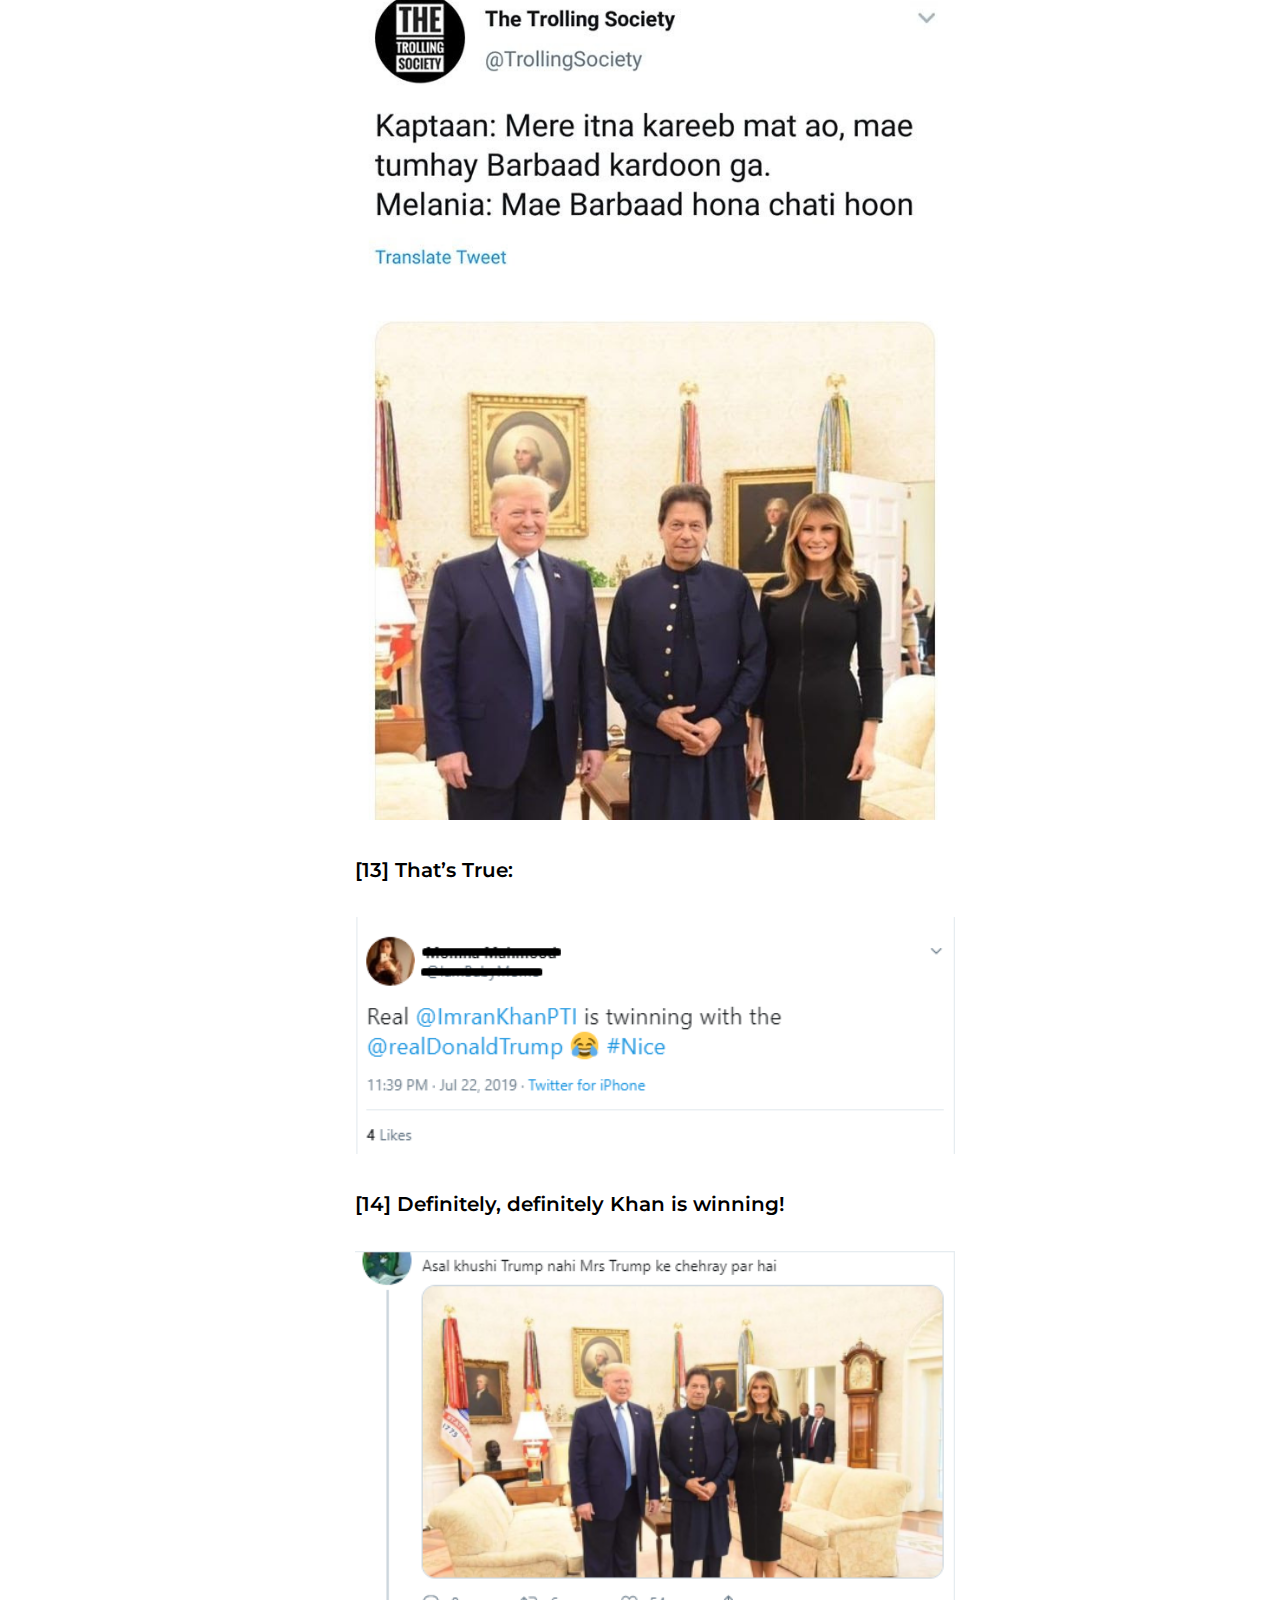
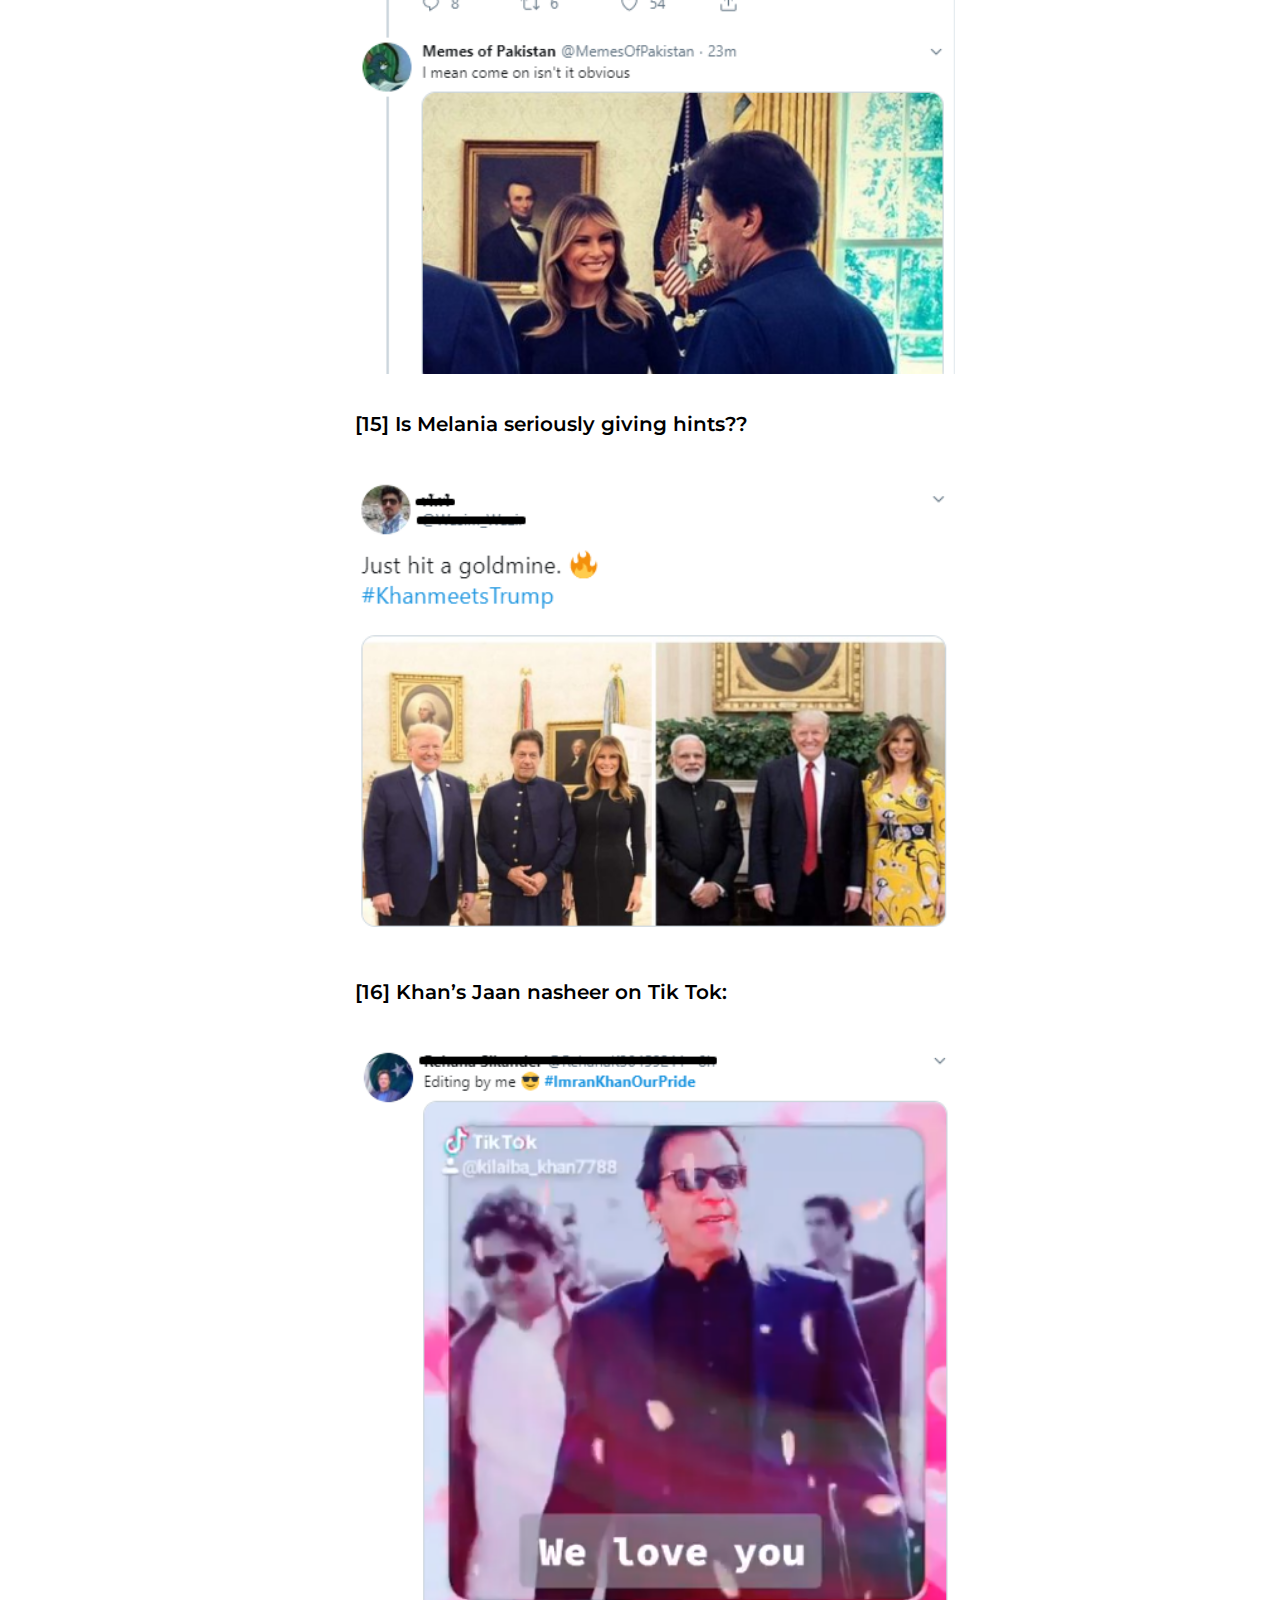
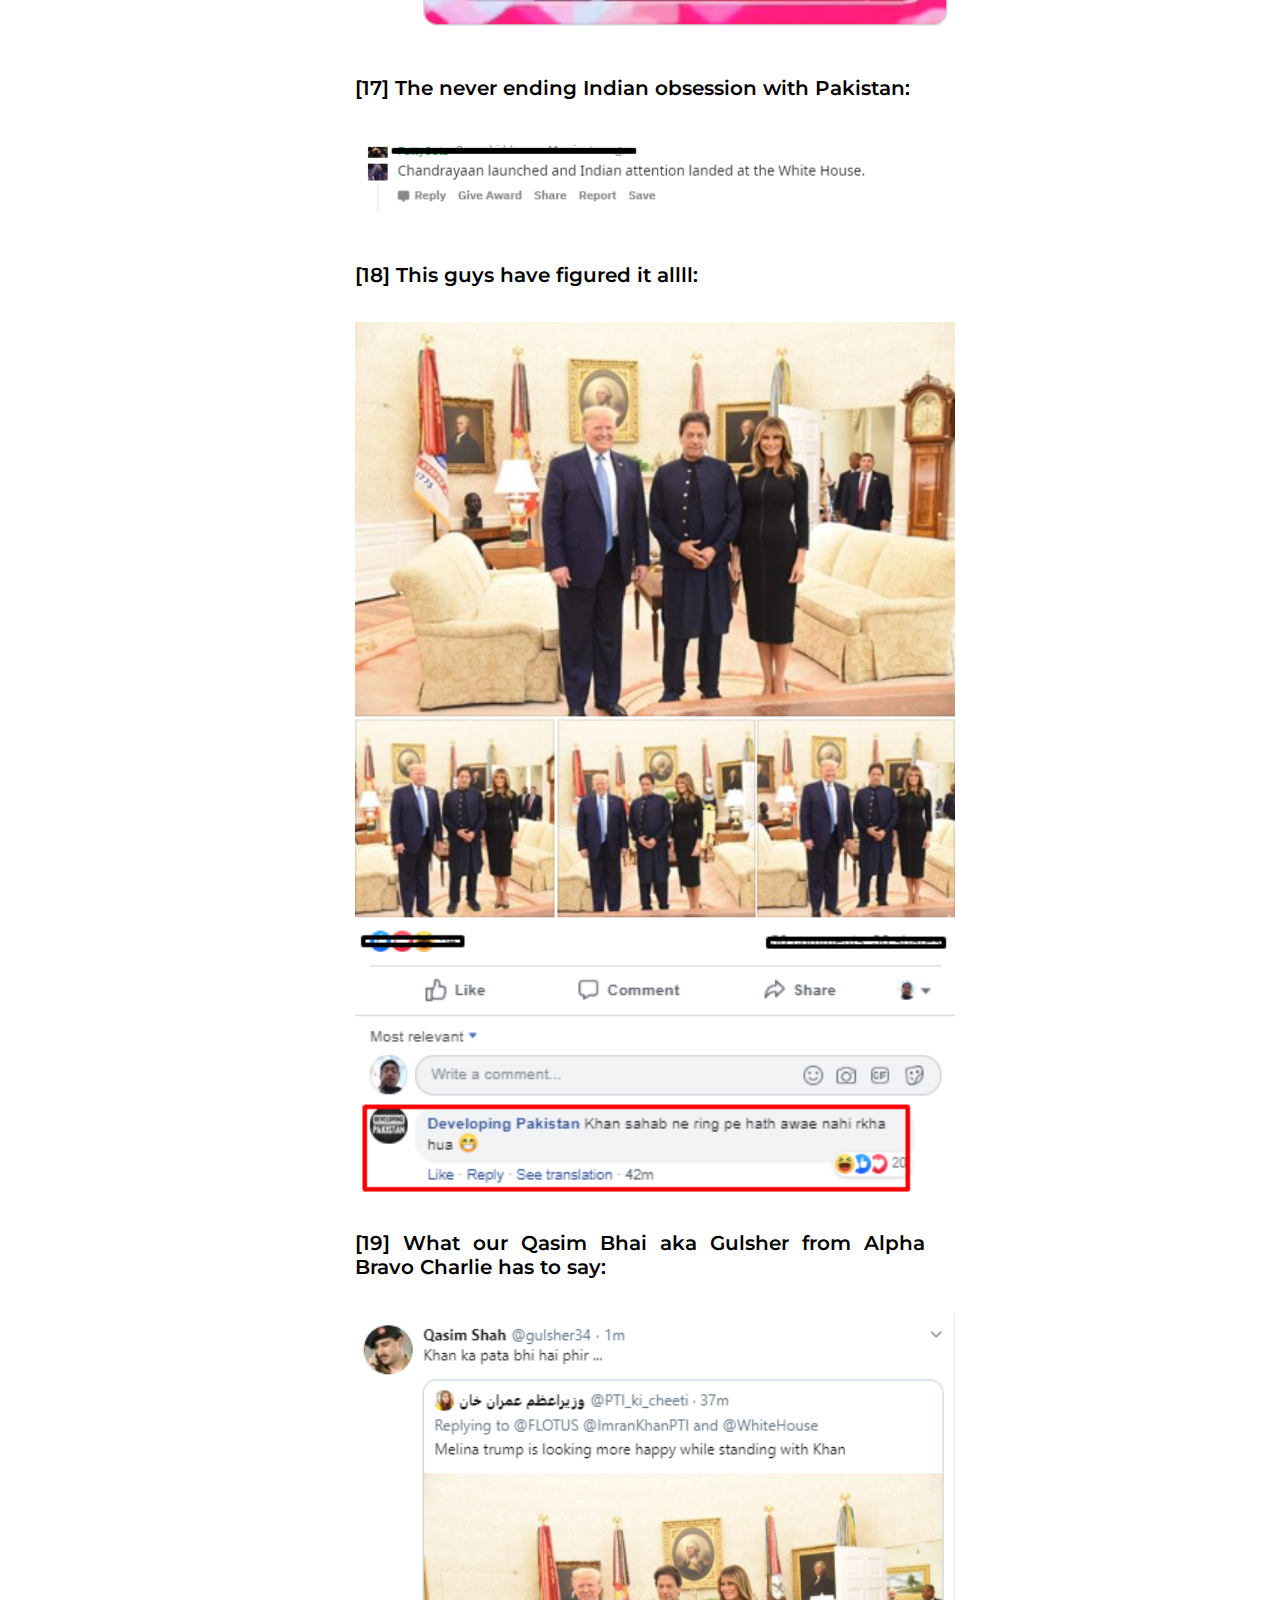
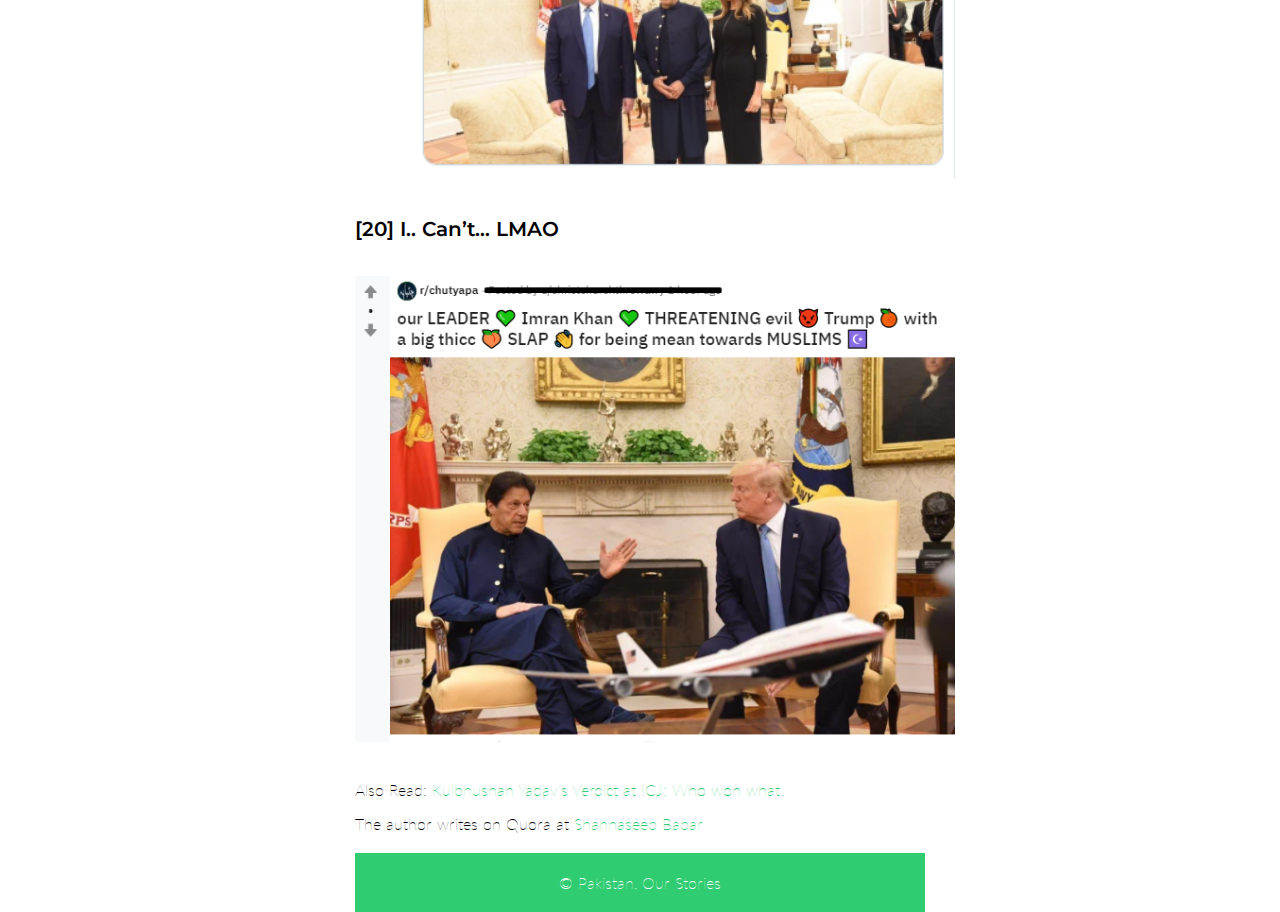
<file: articles/internet-reacts-to-trump-and-imran-khan-meeting.html>
<!DOCTYPE html>
<html lang="en">
<head>
    <meta charset="UTF-8">
    <meta name="viewport" content="width=device-width, initial-scale=1.0">
    <meta http-equiv="X-UA-Compatible" content="ie=edge">
    <title>How Pakistanis reacted to Imran-Trump meeting might blow you away! | Pakistan, Our Stories</title>
    <link rel="icon" href="assets/favicon.png" type="image/png" />
    <!--CSS and JS-->
    <link rel="stylesheet" type="text/css" href="../css/article-css.css" />

    <!--Google Fonts-->
    <link href="https://fonts.googleapis.com/css?family=Lato|Montserrat:400,600&display=swap" rel="stylesheet">

    <!--Google Tracking Data-->
    <!-- Global site tag (gtag.js) - Google Analytics -->
    <script async src="https://www.googletagmanager.com/gtag/js?id=UA-77524574-2"></script>
    <script>
    window.dataLayer = window.dataLayer || [];
    function gtag(){dataLayer.push(arguments);}
    gtag('js', new Date());

    gtag('config', 'UA-77524574-2');
    </script>

<style type="text/css">
.infoImg {
    width: 600px;
    height: auto;
    padding: 20px 0px;
}
</style>

<script async src="https://pagead2.googlesyndication.com/pagead/js/adsbygoogle.js"></script>
<script>
     (adsbygoogle = window.adsbygoogle || []).push({
          google_ad_client: "ca-pub-2326396541117822",
          enable_page_level_ads: true
     });
</script>

</head>
<body>

<!--Template Guideline
    #title -> Article Title
    #articleInfo -> Article Info
    .para -> paragraph
    .grid -> ul that can have gridboxes
    .gridBox -> individual columns of .grid
    .para .quote - > to add quotes in the html

-->

<div id="articleBody">
    <div id="logo"><img src="../assets/LOGO.png" alt="Pakistan, Our Stories Official Logo" id="logoImg" /></div>
    
    <h1 id="title">How Pakistanis reacted to Imran-Trump meeting might blow you away!</h1>
    <div id="articleIntro"><i>After the successful Jalsa (public gathering) by Imran Khan in Washington DC, Khan went on the next to meet President Donald Trump at the white house, as the meeting was scheduled on 22 July 2019. What’s important about the meeting was, ever since Khan became the Prime Minister last year, both the senior leaders did not talk to each other in fact had a small Twiter fight.</i></div>
    <p id="authors">WRITTEN BY<a href="https://www.quora.com/profile/Shahnaseeb-Babar-Bhatti-%D8%B4%D8%A7%DB%81-%D9%86%D8%B5%DB%8C%D8%A8-%D8%A8%D8%A7%D8%A8%D8%B1-%D8%A8%DA%BE%D9%B9%DB%8C" target="_blank"> SHAHNASEEB BABAR</a><br/>GRAPHICS AND DESIGN BY <a href="https://www.quora.com/profile/Saqib-Ali-Muhammad-Aslam" target="_blank">SAQIB ALI</a></p>
    <span class="tag">POLITICAL</span><span class="tag">HUMOR</span>
    <p class="para">When Khan met the President Trump, everything changed. Here’s how the Pakistani Internet responded:
    </p>

    <p class="para" style="font-family: 'Montserrat', sans-serif; font-size: 20px; font-weight: 600;">[1] Just L O L:</p>
    <img class="infoImg" src="article-assets/reactions-for-trump-imran-meeting/01.png" alt="reaction" />

    <p class="para" style="font-family: 'Montserrat', sans-serif; font-size: 20px; font-weight: 600;">[2] Looks like someone is loving Imran Khan’s style:</p>
    <img class="infoImg" src="article-assets/reactions-for-trump-imran-meeting/02.png" alt="reaction" />
    
    <p class="para" style="font-family: 'Montserrat', sans-serif; font-size: 20px; font-weight: 600;">[3] These guys had a small nostalgia!</p>
    <img class="infoImg" src="article-assets/reactions-for-trump-imran-meeting/03.png" alt="reaction" />
    
    <p class="para" style="font-family: 'Montserrat', sans-serif; font-size: 20px; font-weight: 600;">[4] Oops! This guy Just reminded us of the U-Turn:</p>
    <img class="infoImg" src="article-assets/reactions-for-trump-imran-meeting/04.png" alt="reaction" />


    <p class="para" style="font-family: 'Montserrat', sans-serif; font-size: 20px; font-weight: 600;">[5] This American welcomed Imran Khan and critised her own President:</p>
    <img class="infoImg" src="article-assets/reactions-for-trump-imran-meeting/05.png" alt="reaction" />
    <script async src="https://pagead2.googlesyndication.com/pagead/js/adsbygoogle.js"></script>
    <ins class="adsbygoogle"
        style="display:block; text-align:center;"
        data-ad-layout="in-article"
        data-ad-format="fluid"
        data-ad-client="ca-pub-2326396541117822"
        data-ad-slot="3563188995"></ins>
<script>
    (adsbygoogle = window.adsbygoogle || []).push({});
</script>

    <p class="para" style="font-family: 'Montserrat', sans-serif; font-size: 20px; font-weight: 600;">[6] The Naya Pakistan housing scheme, LOL:</p>
    <img class="infoImg" src="article-assets/reactions-for-trump-imran-meeting/06.png" alt="reaction" />


    <p class="para" style="font-family: 'Montserrat', sans-serif; font-size: 20px; font-weight: 600;">[7] Imraaan Jani vs Modi:</p>
    <img class="infoImg" src="article-assets/reactions-for-trump-imran-meeting/07.jpg" alt="reaction" />


    <p class="para" style="font-family: 'Montserrat', sans-serif; font-size: 20px; font-weight: 600;">[8] The Back-bencher meme is also here:</p>
    <img class="infoImg" src="article-assets/reactions-for-trump-imran-meeting/08.jpg" alt="reaction" />


    <p class="para" style="font-family: 'Montserrat', sans-serif; font-size: 20px; font-weight: 600;">[9] Truth Bombs!</p>
    <img class="infoImg" src="article-assets/reactions-for-trump-imran-meeting/09.png" alt="reaction" />


    <p class="para" style="font-family: 'Montserrat', sans-serif; font-size: 20px; font-weight: 600;">[10] Some more Isolation:</p>
    <img class="infoImg" src="article-assets/reactions-for-trump-imran-meeting/10.png" alt="reaction" />
    <script async src="https://pagead2.googlesyndication.com/pagead/js/adsbygoogle.js"></script>
    <ins class="adsbygoogle"
        style="display:block; text-align:center;"
        data-ad-layout="in-article"
        data-ad-format="fluid"
        data-ad-client="ca-pub-2326396541117822"
        data-ad-slot="3563188995"></ins>
<script>
    (adsbygoogle = window.adsbygoogle || []).push({});
</script>

    <p class="para" style="font-family: 'Montserrat', sans-serif; font-size: 20px; font-weight: 600;">[11] Pakistani Sub-Reddit:</p>
    <img class="infoImg" src="article-assets/reactions-for-trump-imran-meeting/11.png" alt="reaction" />


    <p class="para" style="font-family: 'Montserrat', sans-serif; font-size: 20px; font-weight: 600;">[12] Some more for Melania:</p>
    <img class="infoImg" src="article-assets/reactions-for-trump-imran-meeting/12.jpg" alt="reaction" />


    <p class="para" style="font-family: 'Montserrat', sans-serif; font-size: 20px; font-weight: 600;">[13] That’s True:</p>
    <img class="infoImg" src="article-assets/reactions-for-trump-imran-meeting/13.png" alt="reaction" />


    <p class="para" style="font-family: 'Montserrat', sans-serif; font-size: 20px; font-weight: 600;">[14] Definitely, definitely Khan is winning!

    </p>
    <img class="infoImg" src="article-assets/reactions-for-trump-imran-meeting/14.png" alt="reaction" />


    <p class="para" style="font-family: 'Montserrat', sans-serif; font-size: 20px; font-weight: 600;">[15] Is Melania seriously giving hints??</p>
    <img class="infoImg" src="article-assets/reactions-for-trump-imran-meeting/15.png" alt="reaction" />
    <script async src="https://pagead2.googlesyndication.com/pagead/js/adsbygoogle.js"></script>
    <ins class="adsbygoogle"
        style="display:block; text-align:center;"
        data-ad-layout="in-article"
        data-ad-format="fluid"
        data-ad-client="ca-pub-2326396541117822"
        data-ad-slot="3563188995"></ins>
<script>
    (adsbygoogle = window.adsbygoogle || []).push({});
</script>

    <p class="para" style="font-family: 'Montserrat', sans-serif; font-size: 20px; font-weight: 600;">[16] Khan’s Jaan nasheer on Tik Tok:</p>
    <img class="infoImg" src="article-assets/reactions-for-trump-imran-meeting/16.png" alt="reaction" />


    <p class="para" style="font-family: 'Montserrat', sans-serif; font-size: 20px; font-weight: 600;">[17] The never ending Indian obsession with Pakistan:</p>
    <img class="infoImg" src="article-assets/reactions-for-trump-imran-meeting/17.png" alt="reaction" />


    <p class="para" style="font-family: 'Montserrat', sans-serif; font-size: 20px; font-weight: 600;">[18] This guys have figured it allll:</p>
    <img class="infoImg" src="article-assets/reactions-for-trump-imran-meeting/18.png" alt="reaction" />


    <p class="para" style="font-family: 'Montserrat', sans-serif; font-size: 20px; font-weight: 600;">[19] What our Qasim Bhai aka Gulsher from Alpha Bravo Charlie has to say:</p>
    <img class="infoImg" src="article-assets/reactions-for-trump-imran-meeting/19.png" alt="reaction" />


    <p class="para" style="font-family: 'Montserrat', sans-serif; font-size: 20px; font-weight: 600;">[20] I.. Can’t… LMAO</p>
    <img class="infoImg" src="article-assets/reactions-for-trump-imran-meeting/20.png" alt="reaction" />
    <script async src="https://pagead2.googlesyndication.com/pagead/js/adsbygoogle.js"></script>
    <ins class="adsbygoogle"
        style="display:block; text-align:center;"
        data-ad-layout="in-article"
        data-ad-format="fluid"
        data-ad-client="ca-pub-2326396541117822"
        data-ad-slot="3563188995"></ins>
<script>
    (adsbygoogle = window.adsbygoogle || []).push({});
</script>
    <p class="para">Also Read: <a href="https://pakistanourstories.github.io/articles/kulbhushan-yadav-verdict-ICJ-who-won.html">Kulbhushan Yadav's Verdict at ICJ: Who won what.</a></p>

    <p id="authorCredits">The author writes on Quora at <a href="https://www.quora.com/profile/Shahnaseeb-Babar-Bhatti-%D8%B4%D8%A7%DB%81-%D9%86%D8%B5%DB%8C%D8%A8-%D8%A8%D8%A7%D8%A8%D8%B1-%D8%A8%DA%BE%D9%B9%DB%8C" target="_blank">Shahnaseeb Babar</a></p>
    <footer>&copy; Pakistan, Our Stories</footer>
</div>

</body>
</html>
</file>
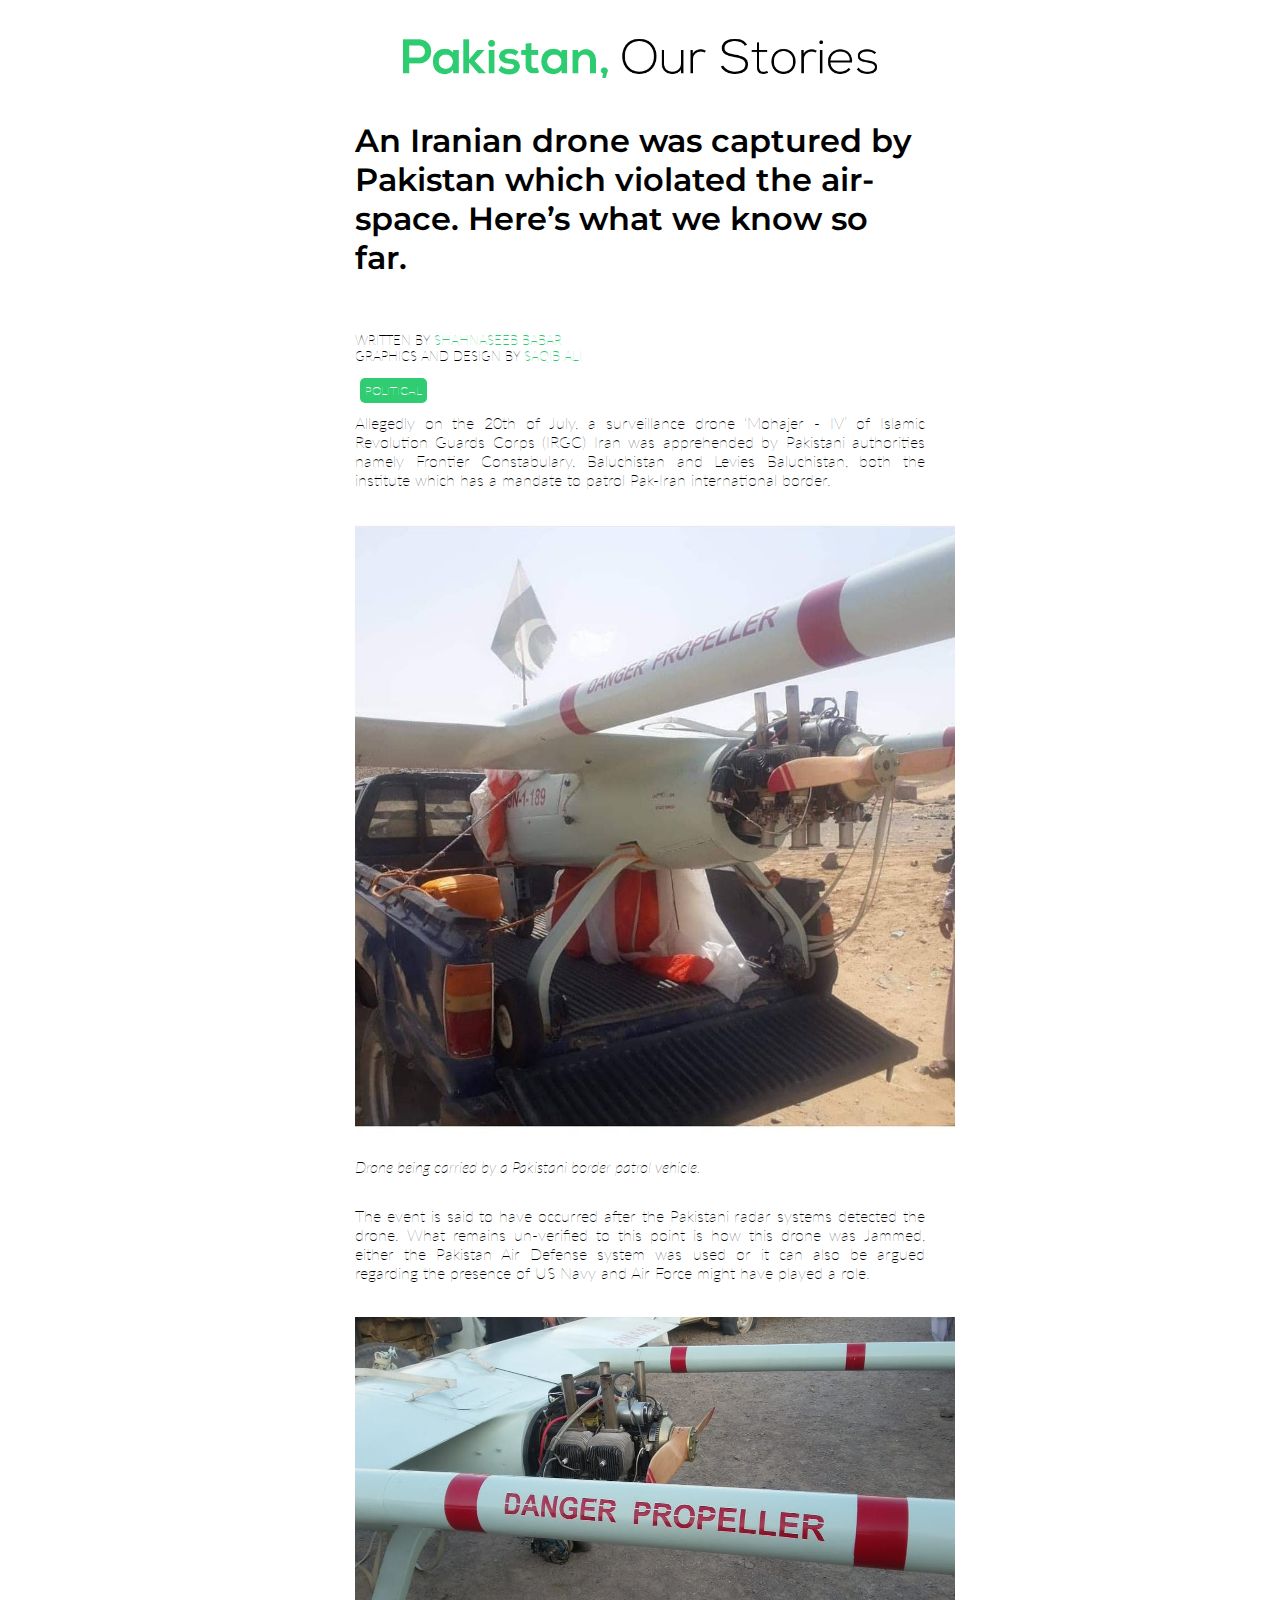
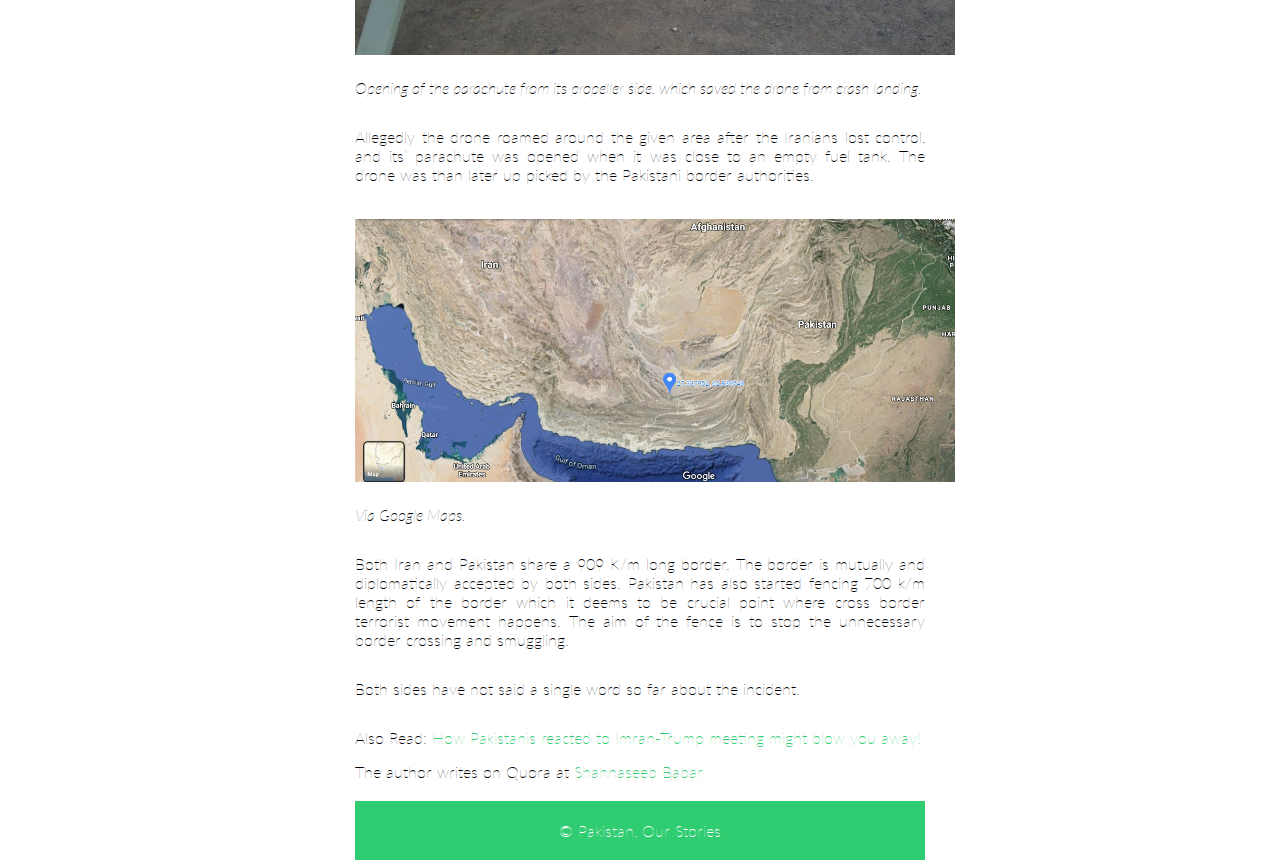
<file: articles/iranian-drone-captured-by-pakistan-army-july-2019.html>
<!DOCTYPE html>
<html lang="en">
<head>
    <meta charset="UTF-8">
    <meta name="viewport" content="width=device-width, initial-scale=1.0">
    <meta http-equiv="X-UA-Compatible" content="ie=edge">
    <title>An Iranian drone was captured by Pakistan which violated the air-space. Here’s what we know so far. | Pakistan, Our Stories</title>
    <link rel="icon" href="assets/favicon.png" type="image/png" />
    <!--CSS and JS-->
    <link rel="stylesheet" type="text/css" href="../css/article-css.css" />

    <!--Google Fonts-->
    <link href="https://fonts.googleapis.com/css?family=Lato|Montserrat:400,600&display=swap" rel="stylesheet">

    <!--Google Tracking Data-->
    <!-- Global site tag (gtag.js) - Google Analytics -->
    <script async src="https://www.googletagmanager.com/gtag/js?id=UA-77524574-2"></script>
    <script>
    window.dataLayer = window.dataLayer || [];
    function gtag(){dataLayer.push(arguments);}
    gtag('js', new Date());

    gtag('config', 'UA-77524574-2');
    </script>

<style type="text/css">
.infoImg {
    width: 600px;
    height: auto;
    padding: 20px 0px;
}
</style>

<script async src="https://pagead2.googlesyndication.com/pagead/js/adsbygoogle.js"></script>
<script>
     (adsbygoogle = window.adsbygoogle || []).push({
          google_ad_client: "ca-pub-2326396541117822",
          enable_page_level_ads: true
     });
</script>

</head>
<body>

<!--Template Guideline
    #title -> Article Title
    #articleInfo -> Article Info
    .para -> paragraph
    .grid -> ul that can have gridboxes
    .gridBox -> individual columns of .grid
    .para .quote - > to add quotes in the html

-->

<div id="articleBody">
    <div id="logo"><img src="../assets/LOGO.png" alt="Pakistan, Our Stories Official Logo" id="logoImg" /></div>
    
    <h1 id="title">An Iranian drone was captured by Pakistan which violated the air-space. Here’s what we know so far. </h1>
    <div id="articleIntro"><i></i></div>
    <p id="authors">WRITTEN BY<a href="https://www.quora.com/profile/Shahnaseeb-Babar-Bhatti-%D8%B4%D8%A7%DB%81-%D9%86%D8%B5%DB%8C%D8%A8-%D8%A8%D8%A7%D8%A8%D8%B1-%D8%A8%DA%BE%D9%B9%DB%8C" target="_blank"> SHAHNASEEB BABAR</a><br/>GRAPHICS AND DESIGN BY <a href="https://www.quora.com/profile/Saqib-Ali-Muhammad-Aslam" target="_blank">SAQIB ALI</a></p>
    <span class="tag">POLITICAL</span>

    <p class="para">Allegedly on the 20th of July, a surveillance drone ‘Mohajer - IV’ of Islamic Revolution Guards Corps (IRGC) Iran was apprehended by Pakistani authorities namely Frontier Constabulary, Baluchistan and Levies Baluchistan, both the institute which has a mandate to patrol Pak-Iran international border.</p>
    <img class="infoImg" src="../articles/article-assets/july-2019-iranian-drone-capture/01.jpg" alt="drone image" />
    <p class="para caption"><i>Drone being carried by a Pakistani border patrol vehicle.</i></p>

    <script async src="https://pagead2.googlesyndication.com/pagead/js/adsbygoogle.js"></script>
        <ins class="adsbygoogle"
            style="display:block; text-align:center;"
            data-ad-layout="in-article"
            data-ad-format="fluid"
            data-ad-client="ca-pub-2326396541117822"
            data-ad-slot="3563188995"></ins>
    <script>
        (adsbygoogle = window.adsbygoogle || []).push({});
    </script>

    <p class="para">The event is said to have occurred after the Pakistani radar systems detected the drone. What remains un-verified to this point is how this drone was Jammed, either the Pakistan Air Defense system was used or it can also be argued regarding the presence of US Navy and Air Force might have played a role.</p>
    <img class="infoImg" src="../articles/article-assets/july-2019-iranian-drone-capture/02.jpg" alt="drone image" />
    <p class="para caption"><i>Opening of the parachute from its propeller side, which saved the drone from crash landing.</i></p>

    <p class="para">Allegedly the drone roamed around the given area after the Iranians lost control, and its’ parachute was opened when it was close to an empty fuel tank. The drone was than later up picked by the Pakistani border authorities.</p>
    <img class="infoImg" src="../articles/article-assets/july-2019-iranian-drone-capture/03.png" alt="location" />
    <p class="para caption"><i>Via Google Maps.</i></p>

    <p class="para">Both Iran and Pakistan share a 909 K/m long border. The border is mutually and diplomatically accepted by both sides. Pakistan has also started fencing 700 k/m length of the border which it deems to be crucial point where cross border terrorist movement happens. The aim of the fence is to stop the unnecessary border crossing and smuggling.</p>

    <p class="para">Both sides have not said a single word so far about the incident.</p>
    

    <p class="para">Also Read: <a href="https://pakistanourstories.github.io/articles/internet-reacts-to-trump-and-imran-khan-meeting.html">How Pakistanis reacted to Imran-Trump meeting might blow you away!</a></p>

    <p id="authorCredits">The author writes on Quora at <a href="https://www.quora.com/profile/Shahnaseeb-Babar-Bhatti-%D8%B4%D8%A7%DB%81-%D9%86%D8%B5%DB%8C%D8%A8-%D8%A8%D8%A7%D8%A8%D8%B1-%D8%A8%DA%BE%D9%B9%DB%8C" target="_blank">Shahnaseeb Babar</a></p>
    <footer>&copy; Pakistan, Our Stories</footer>
</div>

</body>
</html>
</file>
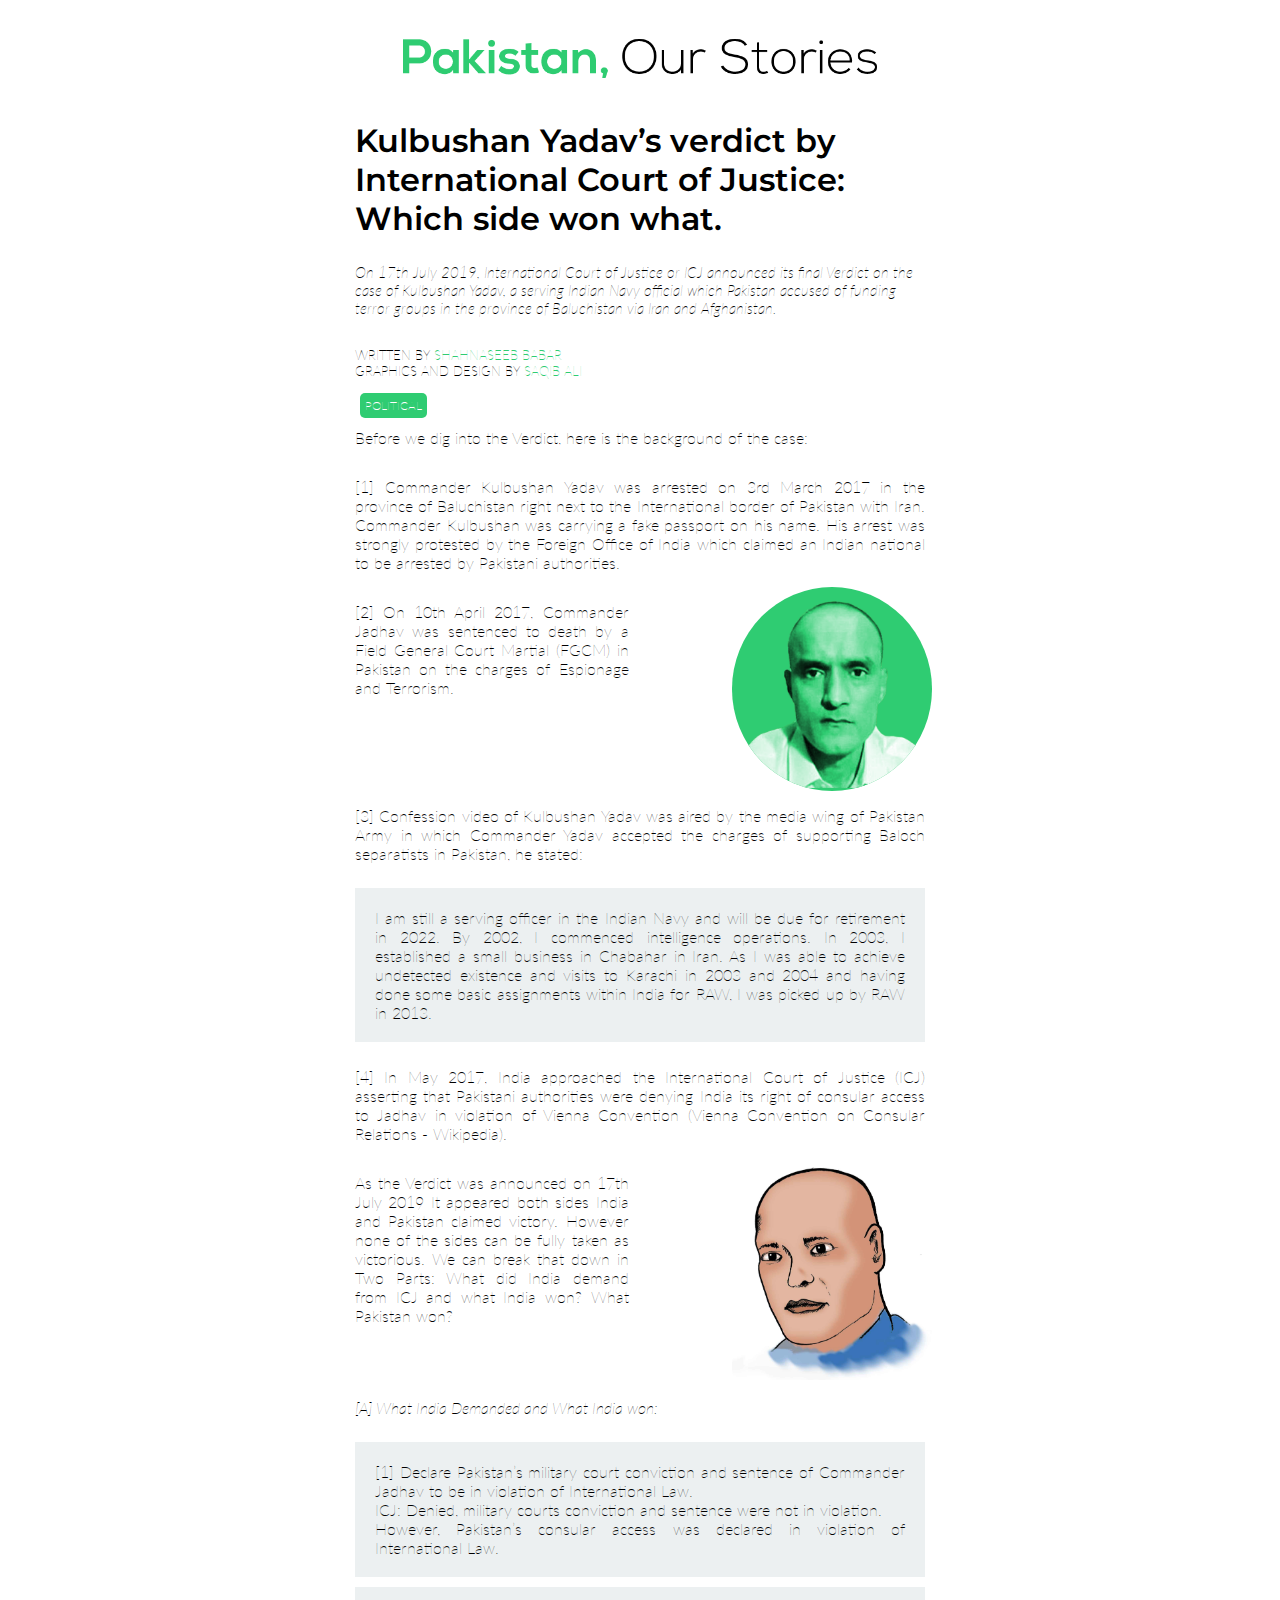
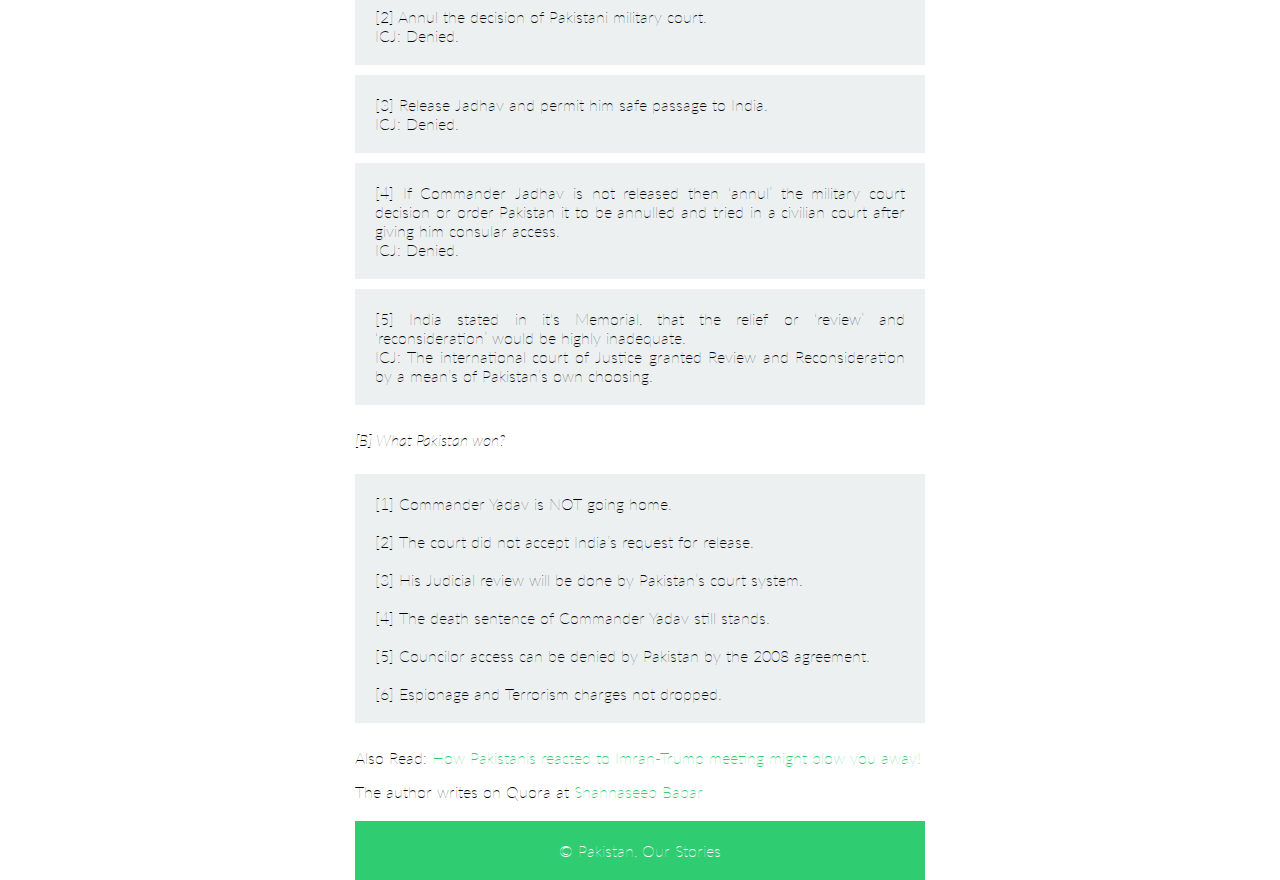
<file: articles/kulbhushan-yadav-verdict-ICJ-who-won.html>
<!DOCTYPE html>
<html lang="en">
<head>
    <meta charset="UTF-8">
    <meta name="viewport" content="width=device-width, initial-scale=1.0">
    <meta http-equiv="X-UA-Compatible" content="ie=edge">
    <title>Kulbushan Yadav’s verdict by International Court of Justice: Which side won what. | Pakistan, Our Stories</title>
    <link rel="icon" href="assets/favicon.png" type="image/png" />
    <!--CSS and JS-->
    <link rel="stylesheet" type="text/css" href="../css/article-css.css" />

    <!--Google Fonts-->
    <link href="https://fonts.googleapis.com/css?family=Lato|Montserrat:400,600&display=swap" rel="stylesheet">

    <!--Google Tracking Data-->
    <!-- Global site tag (gtag.js) - Google Analytics -->
    <script async src="https://www.googletagmanager.com/gtag/js?id=UA-77524574-2"></script>
    <script>
    window.dataLayer = window.dataLayer || [];
    function gtag(){dataLayer.push(arguments);}
    gtag('js', new Date());

    gtag('config', 'UA-77524574-2');
    </script>

<script async src="https://pagead2.googlesyndication.com/pagead/js/adsbygoogle.js"></script>
<script>
     (adsbygoogle = window.adsbygoogle || []).push({
          google_ad_client: "ca-pub-2326396541117822",
          enable_page_level_ads: true
     });
</script>

</head>
<body>

<div id="articleBody">
    <div id="logo"><img src="../assets/LOGO.png" alt="Pakistan, Our Stories Official Logo" id="logoImg" /></div>
    
    <h1 id="title">Kulbushan Yadav’s verdict by International Court of Justice: Which side won what.</h1>
    <div id="articleIntro"><i>On 17th July 2019, International Court of Justice or ICJ announced its final Verdict on the case of Kulbushan Yadav, a serving Indian Navy official which Pakistan accused of funding terror groups in the province of Baluchistan via Iran and Afghanistan.</i></div>
    <p id="authors">WRITTEN BY<a href="https://www.quora.com/profile/Shahnaseeb-Babar-Bhatti-%D8%B4%D8%A7%DB%81-%D9%86%D8%B5%DB%8C%D8%A8-%D8%A8%D8%A7%D8%A8%D8%B1-%D8%A8%DA%BE%D9%B9%DB%8C" target="_blank"> SHAHNASEEB BABAR</a><br/>GRAPHICS AND DESIGN BY <a href="https://www.quora.com/profile/Saqib-Ali-Muhammad-Aslam" target="_blank">SAQIB ALI</a></p>
    <span class="tag">POLITICAL</span>
    <p class="para">Before we dig into the Verdict, here is the background of the case:</p>
    <p class="para">[1] Commander Kulbushan Yadav was arrested on 3rd March 2017 in the province of Baluchistan right next to the International border of Pakistan with Iran. Commander Kulbushan was carrying a fake passport on his name. His arrest was strongly protested by the Foreign Office of India which claimed an Indian national to be arrested by Pakistani authorities.</p>
    <ul class="grid">
        <li class="gridBox">
            <p class="para half">[2] On 10th April 2017, Commander Jadhav was sentenced to death by a Field General Court Martial (FGCM) in Pakistan on the charges of Espionage and Terrorism.</p>
        </li>
        <li class="gridBox">
            <div id="cover">
                <img src="../articles/article-assets/kulbhushan.png" alt="Kulbhushan Yadav" id="coverImg" />
            </div>
    </li>
    <p class="para">[3] Confession video of Kulbushan Yadav was aired by the media wing of Pakistan Army in which Commander Yadav accepted the charges of supporting Baloch separatists in Pakistan, he stated:</p>
    <div class="para quote">I am still a serving officer in the Indian Navy and will be due for retirement in 2022. By 2002, I commenced intelligence operations. In 2003, I established a small business in Chabahar in Iran. As I was able to achieve undetected existence and visits to Karachi in 2003 and 2004 and having done some basic assignments within India for RAW, I was picked up by RAW in 2013.</div>
    <p class="para">[4] In May 2017, India approached the International Court of Justice (ICJ) asserting that Pakistani authorities were denying India its right of consular access to Jadhav in violation of Vienna Convention (Vienna Convention on Consular Relations - Wikipedia).</p>
    <ul class="grid">
            <li class="gridBox">
                <p class="para half">As the Verdict was announced on 17th July 2019 It appeared both sides India and Pakistan claimed victory. However none of the sides can be fully taken as victorious. We can break that down in Two Parts: What did India demand from ICJ and what India won? What Pakistan won?</p>
            </li>
            <li class="gridBox">
                <img src="../articles/article-assets/kulbhushan-artwork.jpg" alt="Kulbhushan Yadav" id="coverImg" class="artwork"/>
    </li>
    <p class="para"><i>[A] What India Demanded and What India won:</i></p>
    <div class="para quote">[1] Declare Pakistan’s military court conviction and sentence of Commander Jadhav to be in violation of International Law.<br/>ICJ: Denied, military courts conviction and sentence were not in violation.<br/>However, Pakistan’s consular access was declared in violation of International Law.</div>
    <div class="para quote">[2] Annul the decision of Pakistani military court.
            <br/>ICJ: Denied.</div>
    <div class="para quote">[3] Release Jadhav and permit him safe passage to India.
            <br/>ICJ: Denied.</div>
    <div class="para quote">[4] If Commander Jadhav is not released then ‘annul’ the military court decision or order Pakistan it to be annulled and tried in a civilian court after giving him consular access.
            <br/>ICJ: Denied.</div>
    <div class="para quote">[5] India stated in it's Memorial, that the relief or ‘review’ and ‘reconsideration’ would be highly inadequate.
            <br/>ICJ: The international court of Justice granted Review and Reconsideration by a mean’s of Pakistan’s own choosing.</div>
    <script async src="https://pagead2.googlesyndication.com/pagead/js/adsbygoogle.js"></script>
        <ins class="adsbygoogle"
            style="display:block; text-align:center;"
            data-ad-layout="in-article"
            data-ad-format="fluid"
            data-ad-client="ca-pub-2326396541117822"
            data-ad-slot="3563188995"></ins>
    <script>
        (adsbygoogle = window.adsbygoogle || []).push({});
    </script>
    <p class="para"><i>[B] What Pakistan won?</i></p>
    <div class="para quote">[1] Commander Yadav is NOT going home.<br/><br/>
        
        [2] The court did not accept India’s request for release.<br/><br/>
        
        [3] His Judicial review will be done by Pakistan’s court system.<br/><br/>
        
        [4] The death sentence of Commander Yadav still stands.<br/><br/>
        
        [5] Councilor access can be denied by Pakistan by the 2008 agreement.<br/><br/>
        
        [6] Espionage and Terrorism charges not dropped.</div>
        <p class="para">Also Read: <a href="https://pakistanourstories.github.io/articles/internet-reacts-to-trump-and-imran-khan-meeting.html">How Pakistanis reacted to Imran-Trump meeting might blow you away!</a></p>
        <p id="authorCredits">The author writes on Quora at <a href="https://www.quora.com/profile/Shahnaseeb-Babar-Bhatti-%D8%B4%D8%A7%DB%81-%D9%86%D8%B5%DB%8C%D8%A8-%D8%A8%D8%A7%D8%A8%D8%B1-%D8%A8%DA%BE%D9%B9%DB%8C" target="_blank">Shahnaseeb Babar</a></p>
    <footer>&copy; Pakistan, Our Stories</footer>
</div>

</body>
</html>
</file>
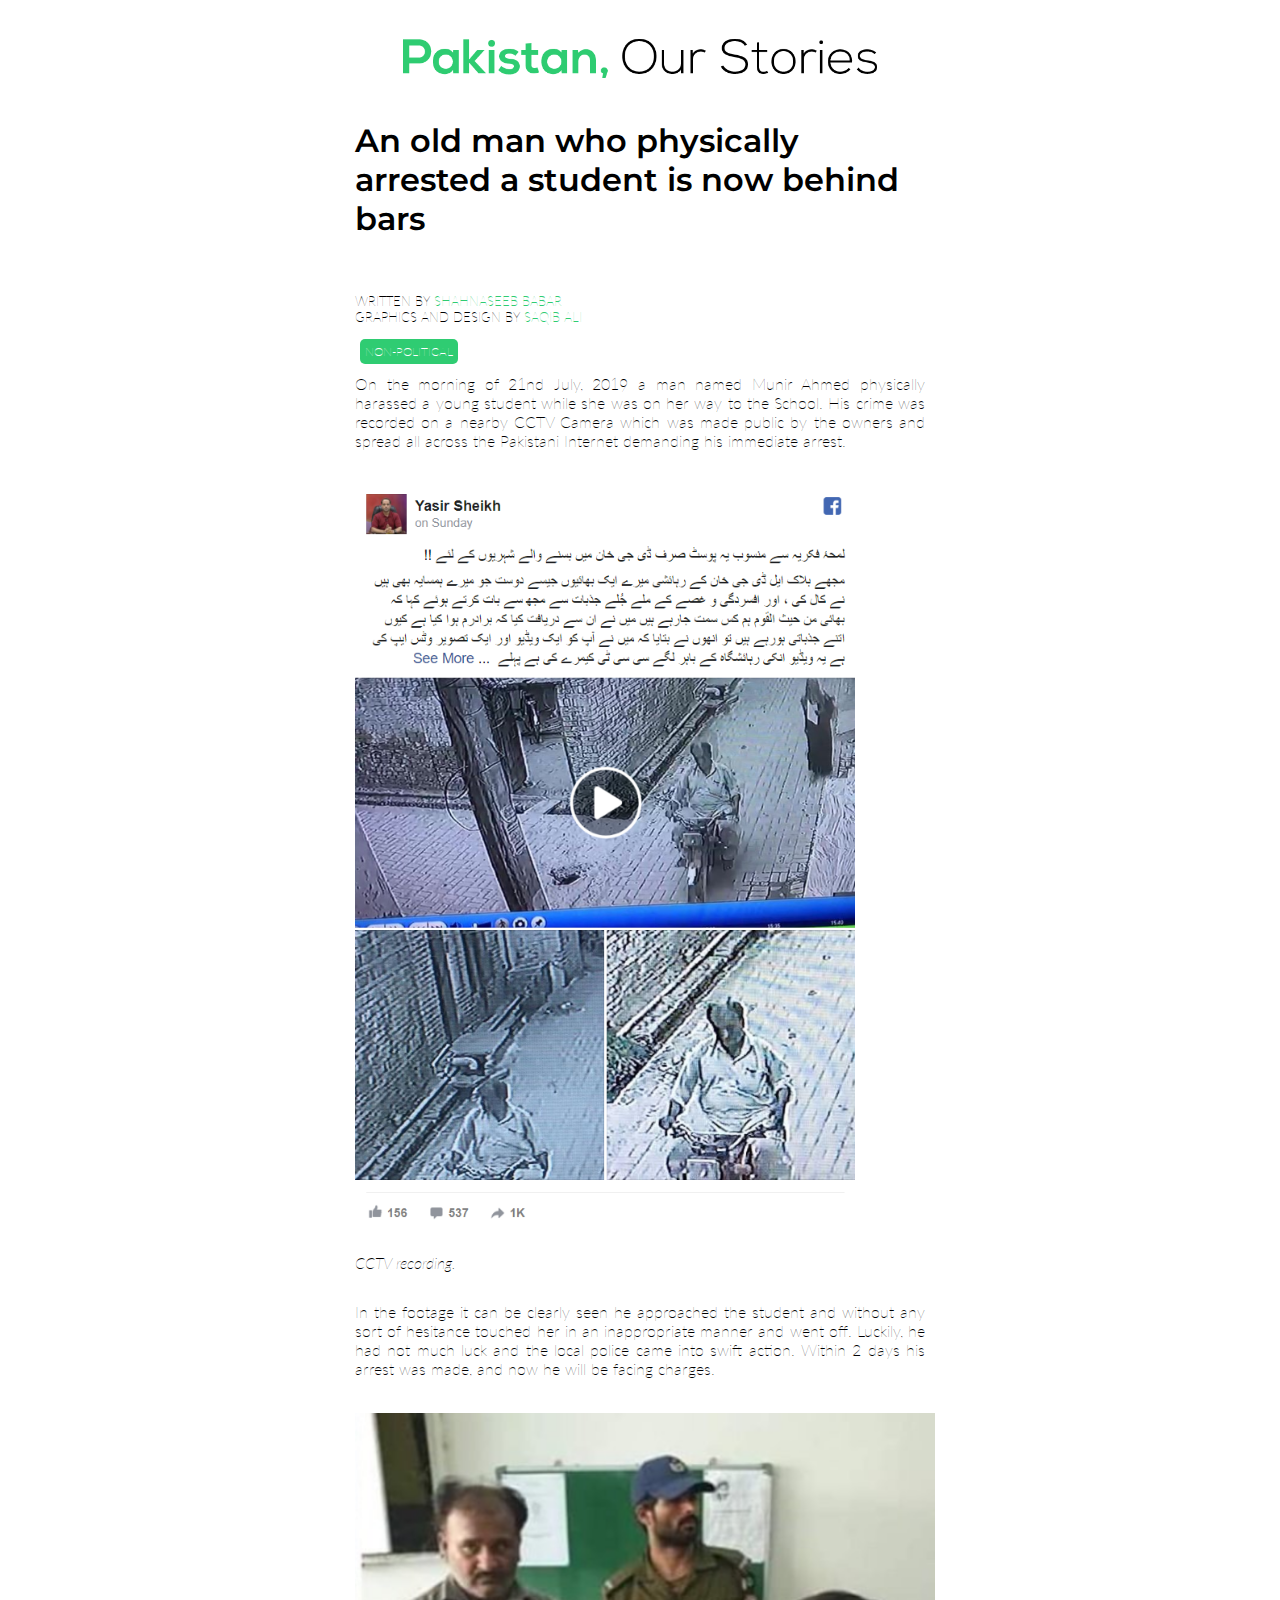
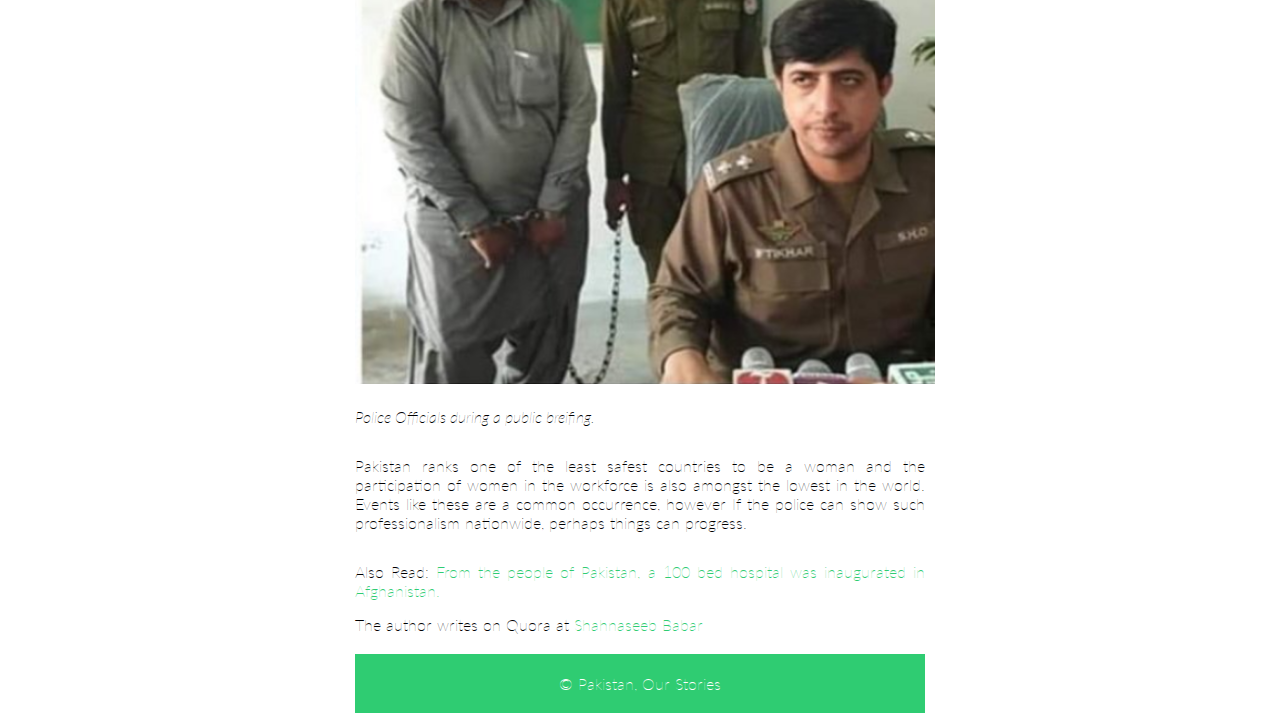
<file: articles/old-man-physically-arrested-is-now-behind-bars.html>
<!DOCTYPE html>
<html lang="en">
<head>
    <meta charset="UTF-8">
    <meta name="viewport" content="width=device-width, initial-scale=1.0">
    <meta http-equiv="X-UA-Compatible" content="ie=edge">
    <title>An old man who physically arrested a student is now behind bars | Pakistan, Our Stories</title>
    <link rel="icon" href="assets/favicon.png" type="image/png" />
    <!--CSS and JS-->
    <link rel="stylesheet" type="text/css" href="../css/article-css.css" />

    <!--Google Fonts-->
    <link href="https://fonts.googleapis.com/css?family=Lato|Montserrat:400,600&display=swap" rel="stylesheet">

    <!--Google Tracking Data-->
    <!-- Global site tag (gtag.js) - Google Analytics -->
    <script async src="https://www.googletagmanager.com/gtag/js?id=UA-77524574-2"></script>
    <script>
    window.dataLayer = window.dataLayer || [];
    function gtag(){dataLayer.push(arguments);}
    gtag('js', new Date());

    gtag('config', 'UA-77524574-2');
    </script>

<style type="text/css">
.infoImg {
    width: 580px;
    height: auto;
    padding: 20px 0px;
}
</style>

<script async src="https://pagead2.googlesyndication.com/pagead/js/adsbygoogle.js"></script>
<script>
     (adsbygoogle = window.adsbygoogle || []).push({
          google_ad_client: "ca-pub-2326396541117822",
          enable_page_level_ads: true
     });
</script>

</head>
<body>

<!--Template Guideline
    #title -> Article Title
    #articleInfo -> Article Info
    .para -> paragraph
    .grid -> ul that can have gridboxes
    .gridBox -> individual columns of .grid
    .para .quote - > to add quotes in the html

-->

<div id="articleBody">
    <div id="logo"><img src="../assets/LOGO.png" alt="Pakistan, Our Stories Official Logo" id="logoImg" /></div>
    
    <h1 id="title">An old man who physically arrested a student is now behind bars</h1>
    <div id="articleIntro"><i></i></div>
    <p id="authors">WRITTEN BY<a href="https://www.quora.com/profile/Shahnaseeb-Babar-Bhatti-%D8%B4%D8%A7%DB%81-%D9%86%D8%B5%DB%8C%D8%A8-%D8%A8%D8%A7%D8%A8%D8%B1-%D8%A8%DA%BE%D9%B9%DB%8C" target="_blank"> SHAHNASEEB BABAR</a><br/>GRAPHICS AND DESIGN BY <a href="https://www.quora.com/profile/Saqib-Ali-Muhammad-Aslam" target="_blank">SAQIB ALI</a></p>
    <span class="tag">NON-POLITICAL</span>

    <p class="para">On the morning of 21nd July, 2019 a man named Munir Ahmed physically harassed a young student while she was on her way to the School. His crime was recorded on a nearby CCTV Camera which was made public by the owners and spread all across the Pakistani Internet demanding his immediate arrest. 

    </p>

    <a href="https://www.facebook.com/yasir.sheikh.3975/posts/3201904123154849" target="_blank" ><img src="article-assets/man-who-physically-arrested-a-child-gets-behind-bars-july-2019/cctv.PNG" class="infoImg" style="width:500px" /></a>
    <p class="para caption"><i>CCTV recording.</i></p>

    <p class="para">In the footage it can be clearly seen he approached the student and without any sort of hesitance touched her in an inappropriate manner and went off. Luckily, he had not much luck and the local police came into swift action. Within 2 days his arrest was made, and now he will be facing charges. </p>
    <img class="infoImg" src="../articles/article-assets/man-who-physically-arrested-a-child-gets-behind-bars-july-2019/01.png" alt="Major Umar" />
    <p class="para caption"><i>Police Officials during a public breifing. </i></p>

    <script async src="https://pagead2.googlesyndication.com/pagead/js/adsbygoogle.js"></script>
        <ins class="adsbygoogle"
            style="display:block; text-align:center;"
            data-ad-layout="in-article"
            data-ad-format="fluid"
            data-ad-client="ca-pub-2326396541117822"
            data-ad-slot="3563188995"></ins>
    <script>
        (adsbygoogle = window.adsbygoogle || []).push({});
    </script>
    
    <p class="para">Pakistan ranks one of the least safest countries to be a woman and the participation of women in the workforce is also amongst the lowest in the world. Events like these are a common occurrence, however If the police can show such professionalism nationwide, perhaps things can progress. 
    </p>
    

    <p class="para">Also Read: <a href="https://pakistanourstories.github.io/articles/100-bed-hospital-inaugrated-in-logar-afghanistan-by-pakistan.html">From the people of Pakistan, a 100 bed hospital was inaugurated in Afghanistan.
    </a></p>

    <p id="authorCredits">The author writes on Quora at <a href="https://www.quora.com/profile/Shahnaseeb-Babar-Bhatti-%D8%B4%D8%A7%DB%81-%D9%86%D8%B5%DB%8C%D8%A8-%D8%A8%D8%A7%D8%A8%D8%B1-%D8%A8%DA%BE%D9%B9%DB%8C" target="_blank">Shahnaseeb Babar</a></p>
    <footer>&copy; Pakistan, Our Stories</footer>
</div>

</body>
</html>
</file>
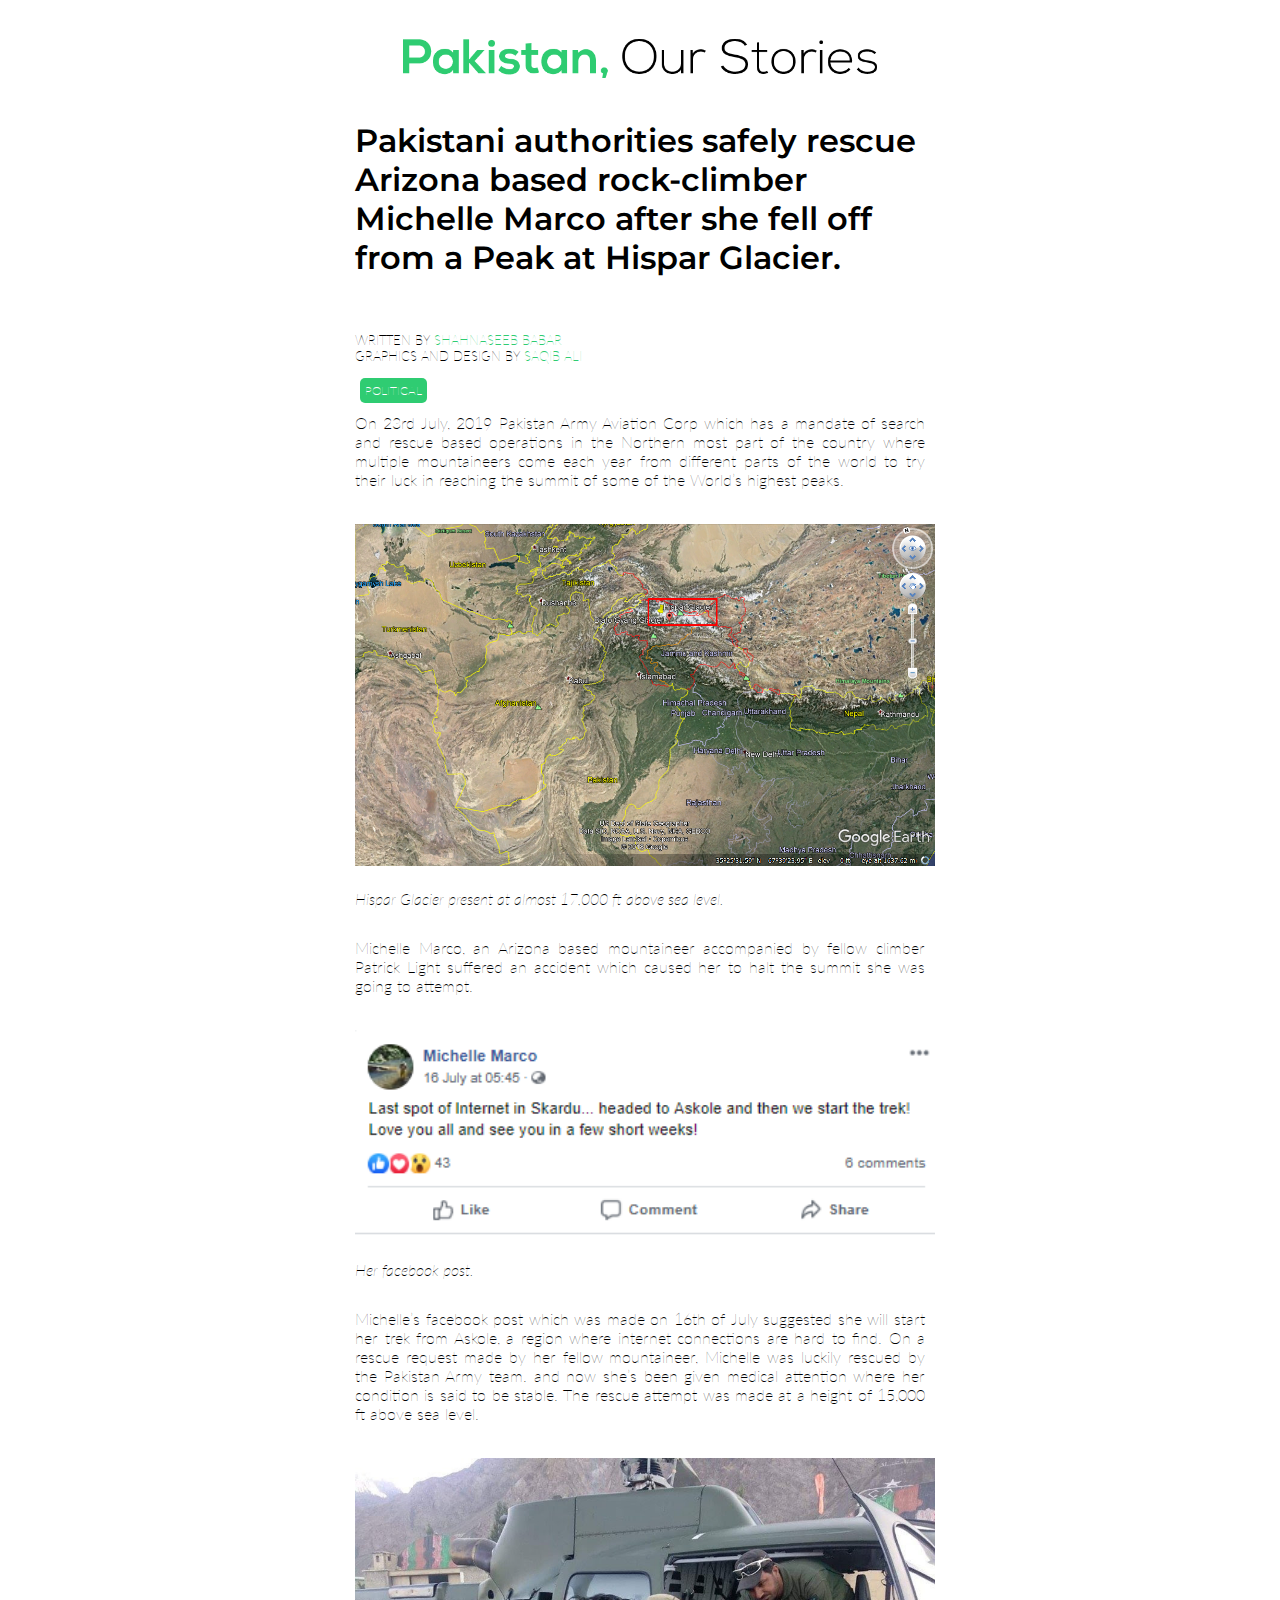
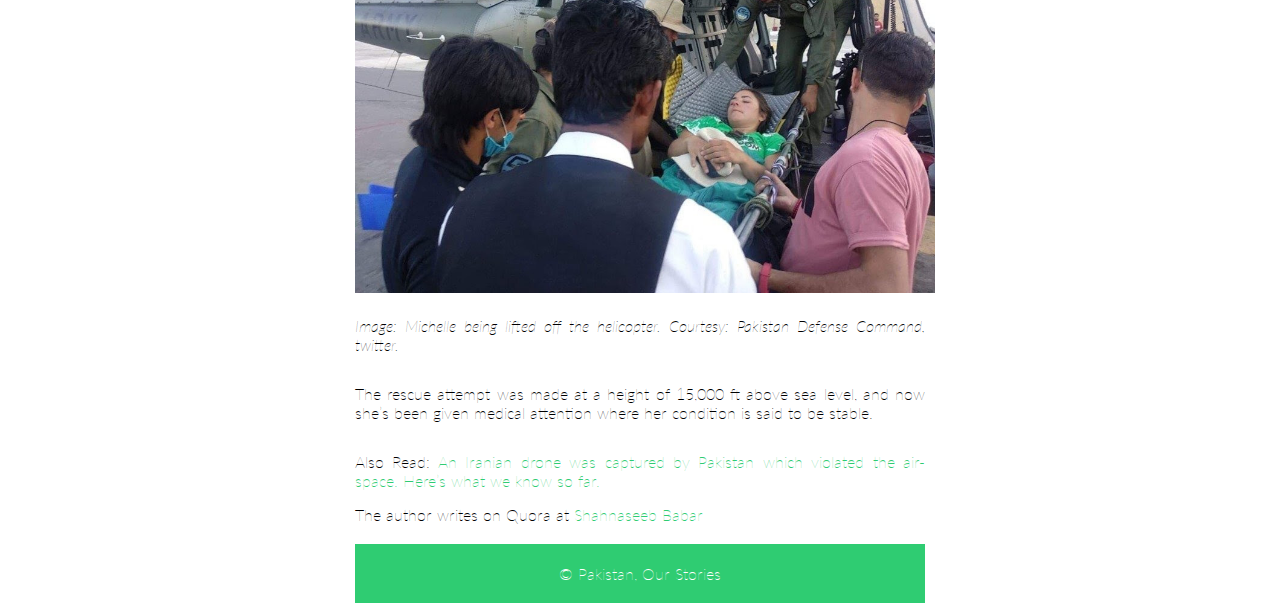
<file: articles/pakistan-army-rescues-arizona-based-rock-climber-michelle-july-2019.html>
<!DOCTYPE html>
<html lang="en">
<head>
    <meta charset="UTF-8">
    <meta name="viewport" content="width=device-width, initial-scale=1.0">
    <meta http-equiv="X-UA-Compatible" content="ie=edge">
    <title>Pakistani authorities safely rescue Arizona based rock-climber Michelle Marco after she fell off from a Peak at Hispar Glacier. | Pakistan, Our Stories</title>
    <link rel="icon" href="assets/favicon.png" type="image/png" />
    <!--CSS and JS-->
    <link rel="stylesheet" type="text/css" href="../css/article-css.css" />

    <!--Google Fonts-->
    <link href="https://fonts.googleapis.com/css?family=Lato|Montserrat:400,600&display=swap" rel="stylesheet">

    <!--Google Tracking Data-->
    <!-- Global site tag (gtag.js) - Google Analytics -->
    <script async src="https://www.googletagmanager.com/gtag/js?id=UA-77524574-2"></script>
    <script>
    window.dataLayer = window.dataLayer || [];
    function gtag(){dataLayer.push(arguments);}
    gtag('js', new Date());

    gtag('config', 'UA-77524574-2');
    </script>

<style type="text/css">
.infoImg {
    width: 580px;
    height: auto;
    padding: 20px 0px;
}
</style>

<script async src="https://pagead2.googlesyndication.com/pagead/js/adsbygoogle.js"></script>
<script>
     (adsbygoogle = window.adsbygoogle || []).push({
          google_ad_client: "ca-pub-2326396541117822",
          enable_page_level_ads: true
     });
</script>

</head>
<body>

<!--Template Guideline
    #title -> Article Title
    #articleInfo -> Article Info
    .para -> paragraph
    .grid -> ul that can have gridboxes
    .gridBox -> individual columns of .grid
    .para .quote - > to add quotes in the html

-->

<div id="articleBody">
    <div id="logo"><img src="../assets/LOGO.png" alt="Pakistan, Our Stories Official Logo" id="logoImg" /></div>
    
    <h1 id="title">Pakistani authorities safely rescue Arizona based rock-climber Michelle Marco after she fell off from a Peak at Hispar Glacier. </h1>
    <div id="articleIntro"><i></i></div>
    <p id="authors">WRITTEN BY<a href="https://www.quora.com/profile/Shahnaseeb-Babar-Bhatti-%D8%B4%D8%A7%DB%81-%D9%86%D8%B5%DB%8C%D8%A8-%D8%A8%D8%A7%D8%A8%D8%B1-%D8%A8%DA%BE%D9%B9%DB%8C" target="_blank"> SHAHNASEEB BABAR</a><br/>GRAPHICS AND DESIGN BY <a href="https://www.quora.com/profile/Saqib-Ali-Muhammad-Aslam" target="_blank">SAQIB ALI</a></p>
    <span class="tag">POLITICAL</span>

    <p class="para">On 23rd July, 2019 Pakistan Army Aviation Corp which has a mandate of search and rescue based operations in the Northern most part of the country where multiple mountaineers come each year from different parts of the world to try their luck in reaching the summit of some of the World’s highest peaks.</p>
    <img class="infoImg" src="../articles/article-assets/pakistan-army-rescues-arizona-based-climber-july-2019/01.png" alt="location" />
    <p class="para caption"><i>Hispar Glacier present at almost 17,000 ft above sea level.</i></p>

    <p class="para">Michelle Marco, an Arizona based mountaineer accompanied by fellow climber Patrick Light suffered an accident which caused her to halt the summit she was going to attempt.</p>
    <img class="infoImg" src="../articles/article-assets/pakistan-army-rescues-arizona-based-climber-july-2019/02.png" alt="fb post" />
    <p class="para caption"><i>Her facebook post.</i></p>
    <script async src="https://pagead2.googlesyndication.com/pagead/js/adsbygoogle.js"></script>
        <ins class="adsbygoogle"
            style="display:block; text-align:center;"
            data-ad-layout="in-article"
            data-ad-format="fluid"
            data-ad-client="ca-pub-2326396541117822"
            data-ad-slot="3563188995"></ins>
    <script>
        (adsbygoogle = window.adsbygoogle || []).push({});
    </script>

    <p class="para">Michelle’s facebook post which was made on 16th of July suggested she will start her trek from Askole, a region where internet connections are hard to find. On a rescue request made by her fellow mountaineer, Michelle was luckily rescued by the Pakistan Army team. and now she’s been given medical attention where her condition is said to be stable. The rescue attempt was made at a height of 15,000 ft above sea level.</p>
    <img class="infoImg" src="../articles/article-assets/pakistan-army-rescues-arizona-based-climber-july-2019/03.jpg" alt="location" />
    <p class="para caption"><i>Image: Michelle being lifted off the helicopter. Courtesy: Pakistan Defense Command, twitter.</i></p>

    <p class="para">The rescue attempt was made at a height of 15,000 ft above sea level, and now she’s been given medical attention where her condition is said to be stable.</p>
    

    <p class="para">Also Read: <a href="https://pakistanourstories.github.io/articles/iranian-drone-captured-by-pakistan-army-july-2019.html">An Iranian drone was captured by Pakistan which violated the air-space. Here’s what we know so far.</a></p>

    <p id="authorCredits">The author writes on Quora at <a href="https://www.quora.com/profile/Shahnaseeb-Babar-Bhatti-%D8%B4%D8%A7%DB%81-%D9%86%D8%B5%DB%8C%D8%A8-%D8%A8%D8%A7%D8%A8%D8%B1-%D8%A8%DA%BE%D9%B9%DB%8C" target="_blank">Shahnaseeb Babar</a></p>
    <footer>&copy; Pakistan, Our Stories</footer>
</div>

</body>
</html>
</file>
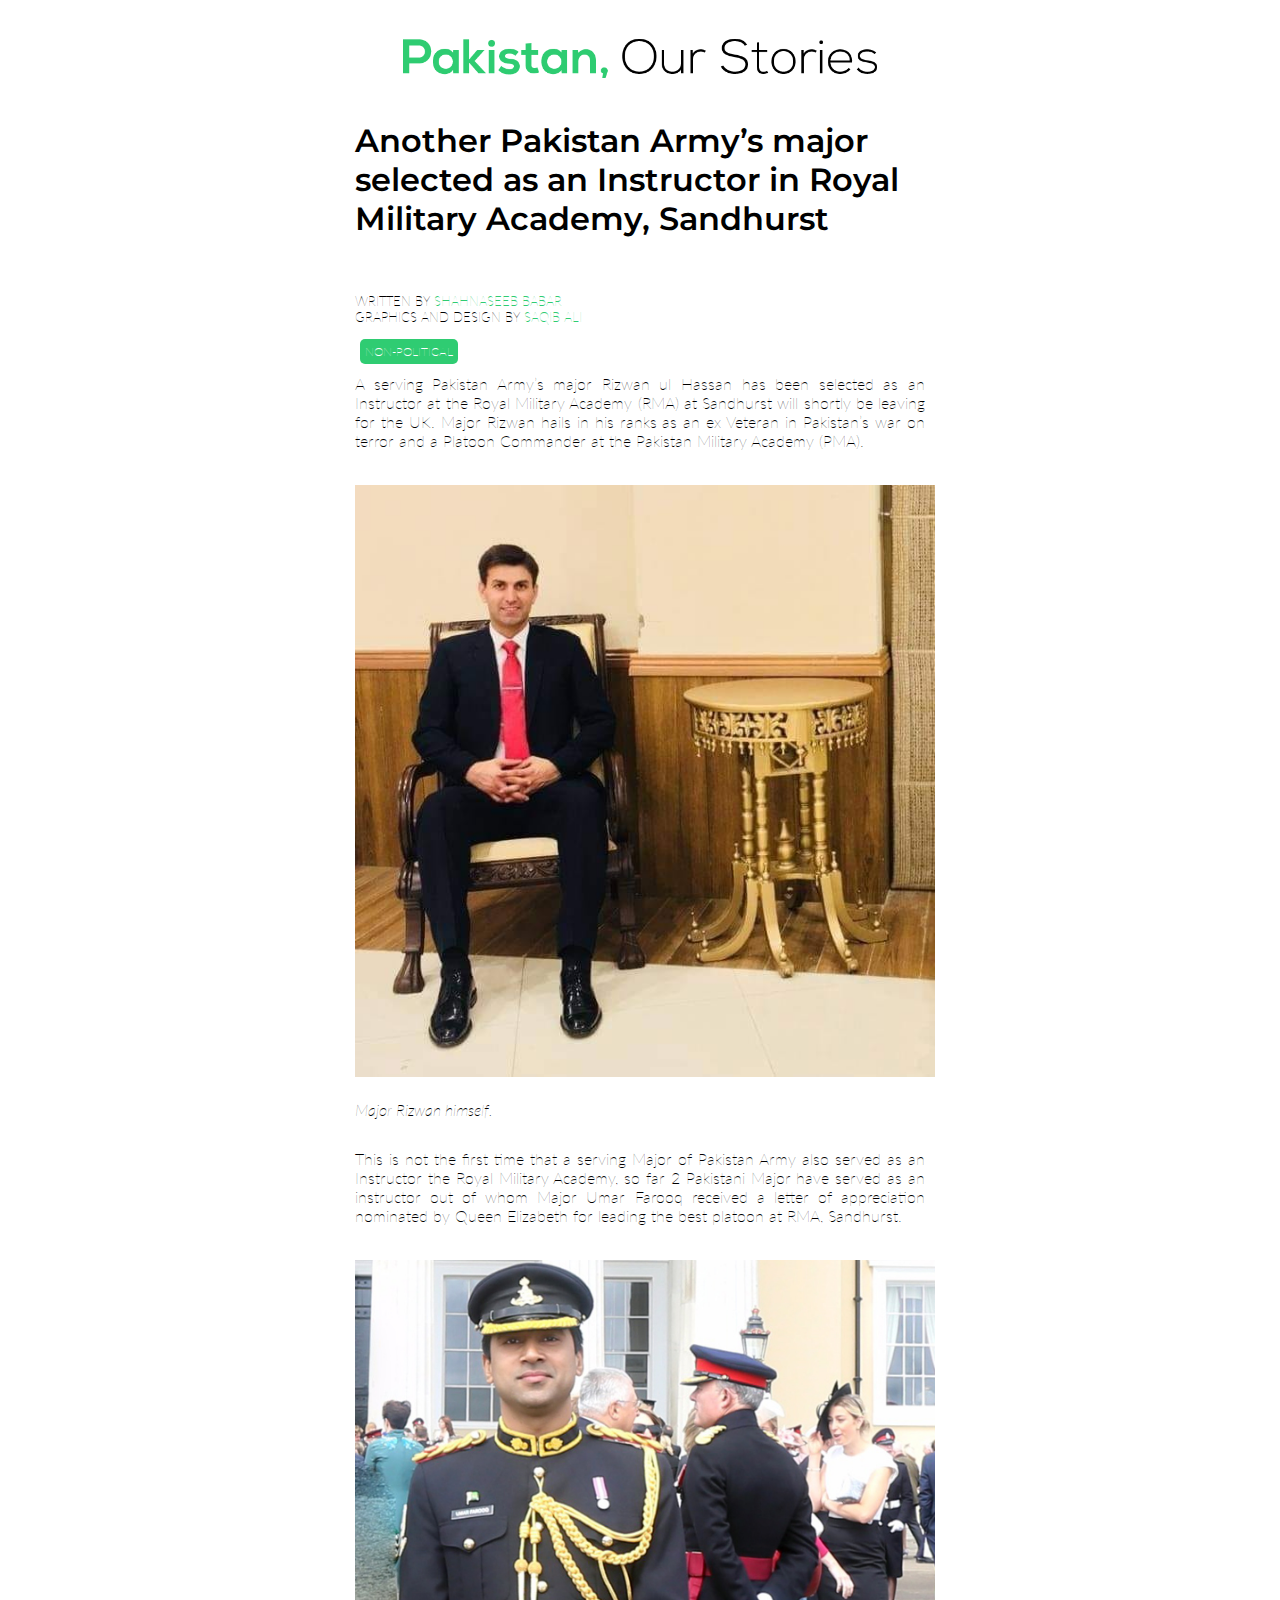
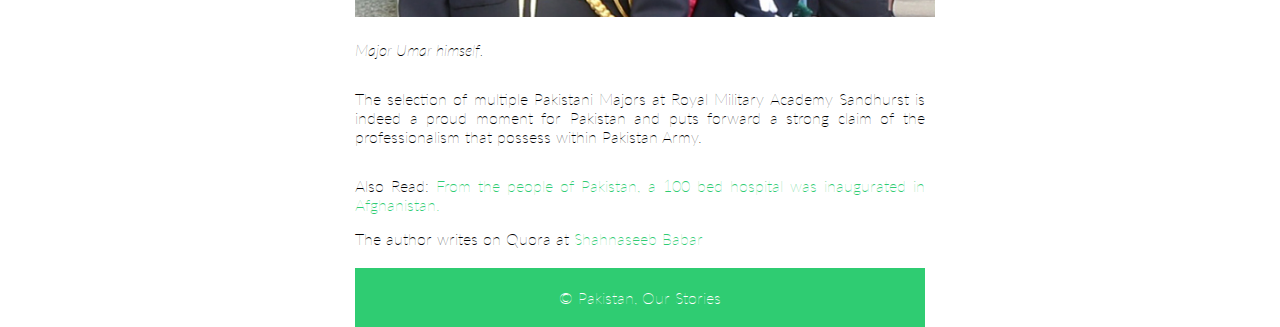
<file: articles/sandhurst-pakistan-army-major-selected-as-instructor-july-2019.html>
<!DOCTYPE html>
<html lang="en">
<head>
    <meta charset="UTF-8">
    <meta name="viewport" content="width=device-width, initial-scale=1.0">
    <meta http-equiv="X-UA-Compatible" content="ie=edge">
    <title>Another Pakistan Army’s major selected as an Instructor in Royal Military Academy, Sandhurst | Pakistan, Our Stories</title>
    <link rel="icon" href="assets/favicon.png" type="image/png" />
    <!--CSS and JS-->
    <link rel="stylesheet" type="text/css" href="../css/article-css.css" />

    <!--Google Fonts-->
    <link href="https://fonts.googleapis.com/css?family=Lato|Montserrat:400,600&display=swap" rel="stylesheet">

    <!--Google Tracking Data-->
    <!-- Global site tag (gtag.js) - Google Analytics -->
    <script async src="https://www.googletagmanager.com/gtag/js?id=UA-77524574-2"></script>
    <script>
    window.dataLayer = window.dataLayer || [];
    function gtag(){dataLayer.push(arguments);}
    gtag('js', new Date());

    gtag('config', 'UA-77524574-2');
    </script>

<style type="text/css">
.infoImg {
    width: 580px;
    height: auto;
    padding: 20px 0px;
}
</style>

<script async src="https://pagead2.googlesyndication.com/pagead/js/adsbygoogle.js"></script>
<script>
     (adsbygoogle = window.adsbygoogle || []).push({
          google_ad_client: "ca-pub-2326396541117822",
          enable_page_level_ads: true
     });
</script>

</head>
<body>

<!--Template Guideline
    #title -> Article Title
    #articleInfo -> Article Info
    .para -> paragraph
    .grid -> ul that can have gridboxes
    .gridBox -> individual columns of .grid
    .para .quote - > to add quotes in the html

-->

<div id="articleBody">
    <div id="logo"><img src="../assets/LOGO.png" alt="Pakistan, Our Stories Official Logo" id="logoImg" /></div>
    
    <h1 id="title">Another Pakistan Army’s major selected as an Instructor in Royal Military Academy, Sandhurst</h1>
    <div id="articleIntro"><i></i></div>
    <p id="authors">WRITTEN BY<a href="https://www.quora.com/profile/Shahnaseeb-Babar-Bhatti-%D8%B4%D8%A7%DB%81-%D9%86%D8%B5%DB%8C%D8%A8-%D8%A8%D8%A7%D8%A8%D8%B1-%D8%A8%DA%BE%D9%B9%DB%8C" target="_blank"> SHAHNASEEB BABAR</a><br/>GRAPHICS AND DESIGN BY <a href="https://www.quora.com/profile/Saqib-Ali-Muhammad-Aslam" target="_blank">SAQIB ALI</a></p>
    <span class="tag">NON-POLITICAL</span>

    <p class="para">A serving Pakistan Army’s major Rizwan ul Hassan has been selected as an Instructor at the Royal Military Academy (RMA) at Sandhurst will shortly be leaving for the UK. Major Rizwan hails in his ranks as an ex Veteran in Pakistan’s war on terror and a Platoon Commander at the Pakistan Military Academy (PMA). 

    </p>
    <img class="infoImg" src="../articles/article-assets/sandhurst-pakistani-army-major-selected-as-instructor-july-2019/01.png" alt="Major Rizwan" />
    <p class="para caption"><i>Major Rizwan himself. </i></p>
    <script async src="https://pagead2.googlesyndication.com/pagead/js/adsbygoogle.js"></script>
        <ins class="adsbygoogle"
            style="display:block; text-align:center;"
            data-ad-layout="in-article"
            data-ad-format="fluid"
            data-ad-client="ca-pub-2326396541117822"
            data-ad-slot="3563188995"></ins>
    <script>
        (adsbygoogle = window.adsbygoogle || []).push({});
    </script>

    <p class="para">This is not the first time that a serving Major of Pakistan Army also served as an Instructor the Royal Military Academy, so far 2 Pakistani Major have served as an instructor out of whom Major Umar Farooq received a letter of appreciation nominated by Queen Elizabeth for leading the best platoon at RMA, Sandhurst.</p>
    <img class="infoImg" src="../articles/article-assets/sandhurst-pakistani-army-major-selected-as-instructor-july-2019/02.png" alt="Major Umar" />
    <p class="para caption"><i>Major Umar himself. </i></p>

    <p class="para">The selection of multiple Pakistani Majors at Royal Military Academy Sandhurst is indeed a proud moment for Pakistan and puts forward a strong claim of the professionalism that possess within Pakistan Army.  
    </p>
    

    <p class="para">Also Read: <a href="https://pakistanourstories.github.io/articles/100-bed-hospital-inaugrated-in-logar-afghanistan-by-pakistan.html">From the people of Pakistan, a 100 bed hospital was inaugurated in Afghanistan.
    </a></p>

    <p id="authorCredits">The author writes on Quora at <a href="https://www.quora.com/profile/Shahnaseeb-Babar-Bhatti-%D8%B4%D8%A7%DB%81-%D9%86%D8%B5%DB%8C%D8%A8-%D8%A8%D8%A7%D8%A8%D8%B1-%D8%A8%DA%BE%D9%B9%DB%8C" target="_blank">Shahnaseeb Babar</a></p>
    <footer>&copy; Pakistan, Our Stories</footer>
</div>

</body>
</html>
</file>
<file: css/index-css-v2.css>
* {
  margin: 0;
  padding: 0;
  font-family: "Crimson Text", serif;
}

a {
  color: inherit;
  text-decoration: none;
}

ul {
  list-style: none;
}

ul li {
  width: -webkit-fit-content;
  width: -moz-fit-content;
  width: fit-content;
  display: inline-block;
  vertical-align: top;
}

.highlight {
  background-color: #2ecc71;
  color: white;
}

::-moz-selection {
  color: white;
  background: #2ecc71;
}

::selection {
  color: white;
  background: #2ecc71;
}

nav {
  width: 100%;
  padding: 15px 0px;
  background-color: #ecf0f1;
  font-size: 11px;
  text-align: center;
}

nav #logo {
  width: 250px;
  height: auto;
  padding: 0px 20px;
}

section {
  max-width: 1000px;
  width: inherit;
  padding: 50px 20px;
  text-align: center;
  margin: 0 auto;
}

.sectionTitle {
  font-family: "Montserrat", sans-serif;
  font-size: 18px;
  color: #5f6969;
  width: -webkit-fit-content;
  width: -moz-fit-content;
  width: fit-content;
  margin: 0 auto;
  border-bottom: #2ecc71 5px solid;
}

.catalog {
  list-style: none;
  text-align: center;
  margin-top: 25px;
}

.catalog .column {
  max-width: 500px;
  display: inline-block;
  vertical-align: top;
  margin-right: 7px;
}

.card {
  width: 100%;
  overflow: hidden;
  padding: 7px 5px 5px 5px;
}

.card .coverImg {
  width: inherit;
  height: 180px;
  background-position: top center;
}

.card .title {
  font-weight: 400;
  text-align: left;
  font-size: 20px;
  color: white;
  padding: 15px;
}

.card .author, .card .desc {
  text-align: left;
  font-size: 13px;
  padding-left: 15px;
  color: white;
  font-weight: lighter;
}

.card .desc {
  padding-top: 20px;
  width: 300px;
  font-size: 16px;
  line-height: 1.5;
}

.large {
  max-width: 400px;
  height: 400px;
}

.large .title {
  position: relative;
  top: 0;
}

.large .coverImg {
  height: inherit;
}

.wide {
  max-width: 400px;
}

#jukeBox {
  max-width: 100%;
}

#jukeBox #musicBox {
  -webkit-box-shadow: 10px 10px 43px 0px rgba(0, 0, 0, 0.32);
          box-shadow: 10px 10px 43px 0px rgba(0, 0, 0, 0.32);
}

#jukeBox .jkList {
  text-align: center;
}

#socials {
  margin-top: 25px;
  font-size: 20px;
}

#socials .fa {
  padding: 5px;
}

footer {
  background-color: #2c3e50;
  color: #ecf0f1;
  font-weight: lighter;
  font-size: 13px;
  line-height: 1.5;
}

footer img {
  width: 200px;
}

footer #intro {
  padding: 20px;
  width: 50%;
  min-width: 200px;
  margin: 0 auto;
  text-align: center;
}

footer #intro ul {
  list-style: none;
  font-size: 20px;
}

footer #intro ul li {
  width: -webkit-fit-content;
  width: -moz-fit-content;
  width: fit-content;
  display: inline-block;
  margin: 5px;
}

@media screen and (max-width: 985px) {
  .card {
    padding: 5px 0px;
  }
  .large, .wide {
    max-width: none;
  }
  nav {
    position: fixed;
  }
  .column {
    width: 100%;
    margin: 0;
  }
  .sectionTitle {
    padding-top: 50px;
  }
  .desc {
    display: none;
  }
}
/*# sourceMappingURL=index-css-v2.css.map */
</file>
<file: css/article-css.css>
* {
  margin: 0;
  padding: 0;
  font-family: "Lato", sans-serif;
  font-weight: lighter;
}

body {
  max-width: 600px;
  width: 600px;
  margin: 0 auto;
}

a {
  color: #2FCC72;
  text-decoration: none;
}

a:hover {
  text-decoration: underline;
}

#articleBody {
  padding: 0px 15px;
}

#logo {
  width: 500px;
  margin: 0 auto;
  padding: 30px 0px;
}

#logo #logoImg {
  width: 500px;
  height: auto;
}

#title {
  font-family: "Montserrat", sans-serif;
  font-weight: 600;
  padding: 0px 0px 10px 0px;
}

#articleIntro {
  font-size: 15px;
  padding: 15px 0px;
}

#authors {
  font-size: 13px;
  padding: 15px 0px;
}

.tag {
  background-color: #2FCC72;
  padding: 5px;
  font-size: 12px;
  color: white;
  border-radius: 5px;
  margin-left: 5px;
}

.para {
  padding: 15px 0px;
  text-align: justify;
}

.caption {
  padding: 0px 0px 15px 0px;
}

.grid {
  list-style: none;
}

.grid .gridBox {
  width: 48%;
  display: inline-block;
  vertical-align: top;
}

.quote {
  background-color: #ecf0f1;
  padding: 20px;
  margin: 10px 0px;
}

#cover {
  background-color: #2FCC72;
  width: 200px;
  border-radius: 50%;
  overflow: hidden;
  position: relative;
  left: 98px;
}

#coverImg {
  width: 200px;
  height: auto;
}

.artwork {
  position: relative;
  left: 98px;
}

footer {
  width: inherit;
  background-color: #2FCC72;
  margin: 20px 0px 0px 0px;
  padding: 20px;
  color: white;
  text-align: center;
  vertical-align: middle;
}
/*# sourceMappingURL=article-css.css.map */
</file>
